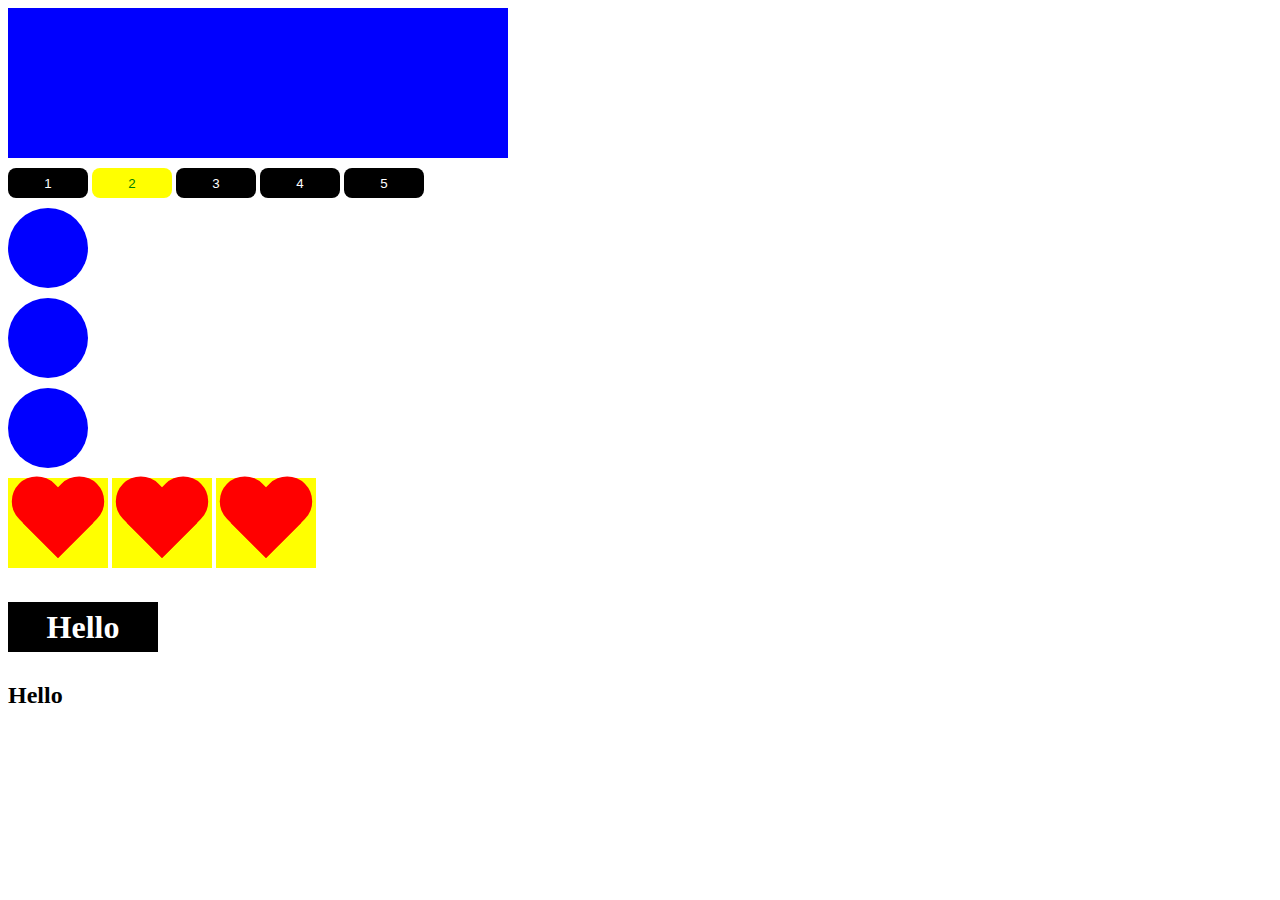
<file: FirstPart/DOM/index.html>
<!DOCTYPE html>
<html lang="ru">
	<head>
		<meta charset="utf-8">
		<meta http-equiv="X-UA-Compatible" content="IE=edge">
		<title>JavaScript</title>
		<link rel="stylesheet" href="css/style.css">
	</head>
	<body>
		<div class="box" id="box"></div>
		<button>1</button>
		<button>2</button>
		<button>3</button>
		<button>4</button>
		<button>5</button>

		<div class="circle"></div>
		<div class="circle"></div>
		<div class="circle"></div>

		<div class="wrapper">
			<div class="heart"></div>
			<div class="heart"></div>
            <div class="heart"></div>
            
		</div>

		<script src="js/script.js"></script>
	</body>
</html>
</file>
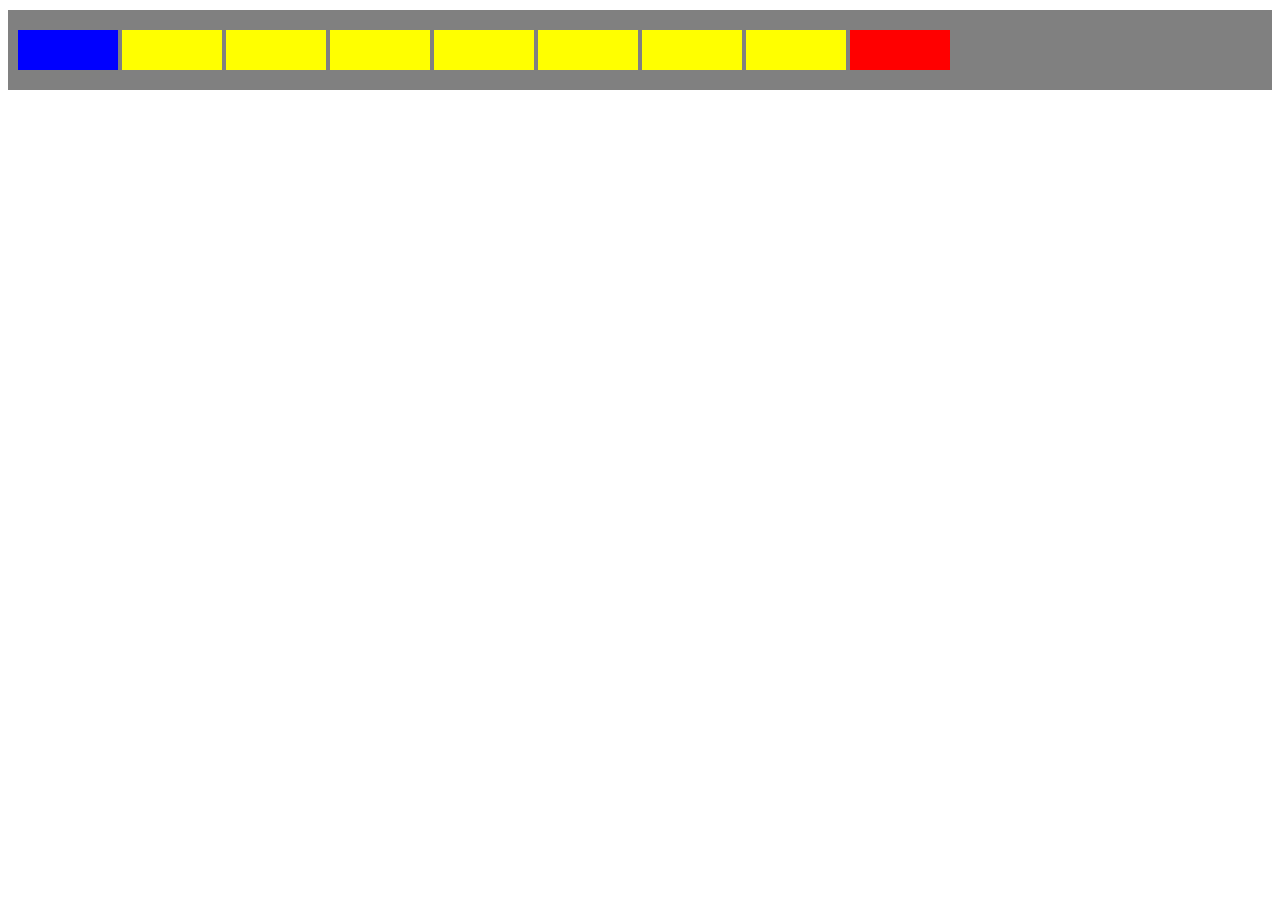
<file: SecondPart/37Lesson/index.html>
<!DOCTYPE html>
<html lang="ru">
  <head>
    <meta charset="utf-8">
    <meta http-equiv="X-UA-Compatible" content="IE=edge">
   	<title>JavaScript</title>
   	<link rel="stylesheet" href="style.css">
  </head>
  <body>

    <div id="first" class="btn-block">
      <button class="blue some"></button>
      <button></button>
      <button></button>
      <button></button>
      <button></button>
      <button></button>
      <button></button>
      <button></button>
    </div>
    
	<script src="script.js"></script>
  </body>
</html>
</file>
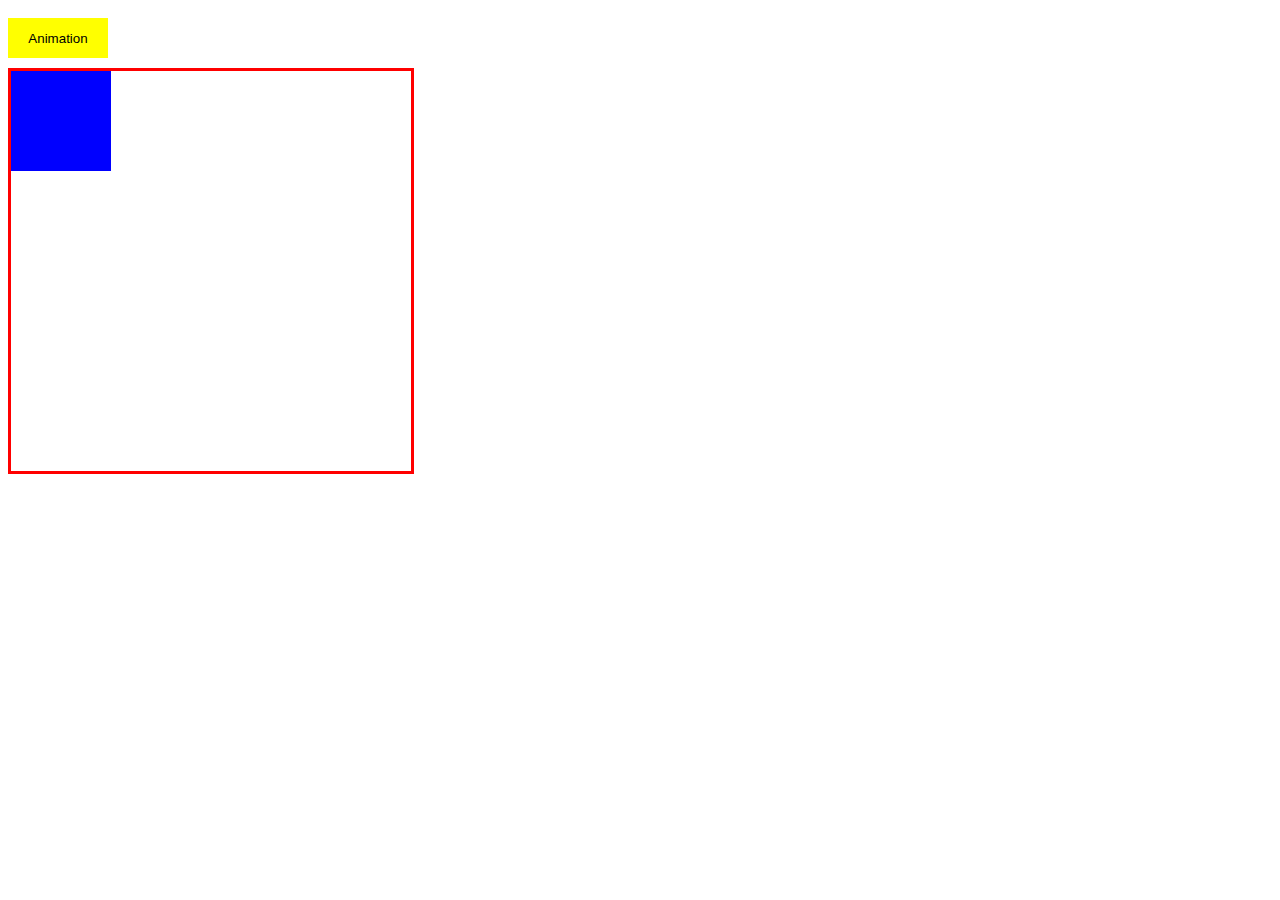
<file: SecondPart/39Lesson/index.html>
<!DOCTYPE html>
<html lang="ru">
  <head>
    <meta charset="utf-8">
    <meta http-equiv="X-UA-Compatible" content="IE=edge">
   	<title>Java Script</title>
   	<link rel="stylesheet" href="style.css">
  </head>
  <body>
    <button class="btn">Animation</button>
    <div class="wrapper">
        <div class="box"></div>
    </div>

	<script src="script.js"></script>
  </body>
</html>
</file>
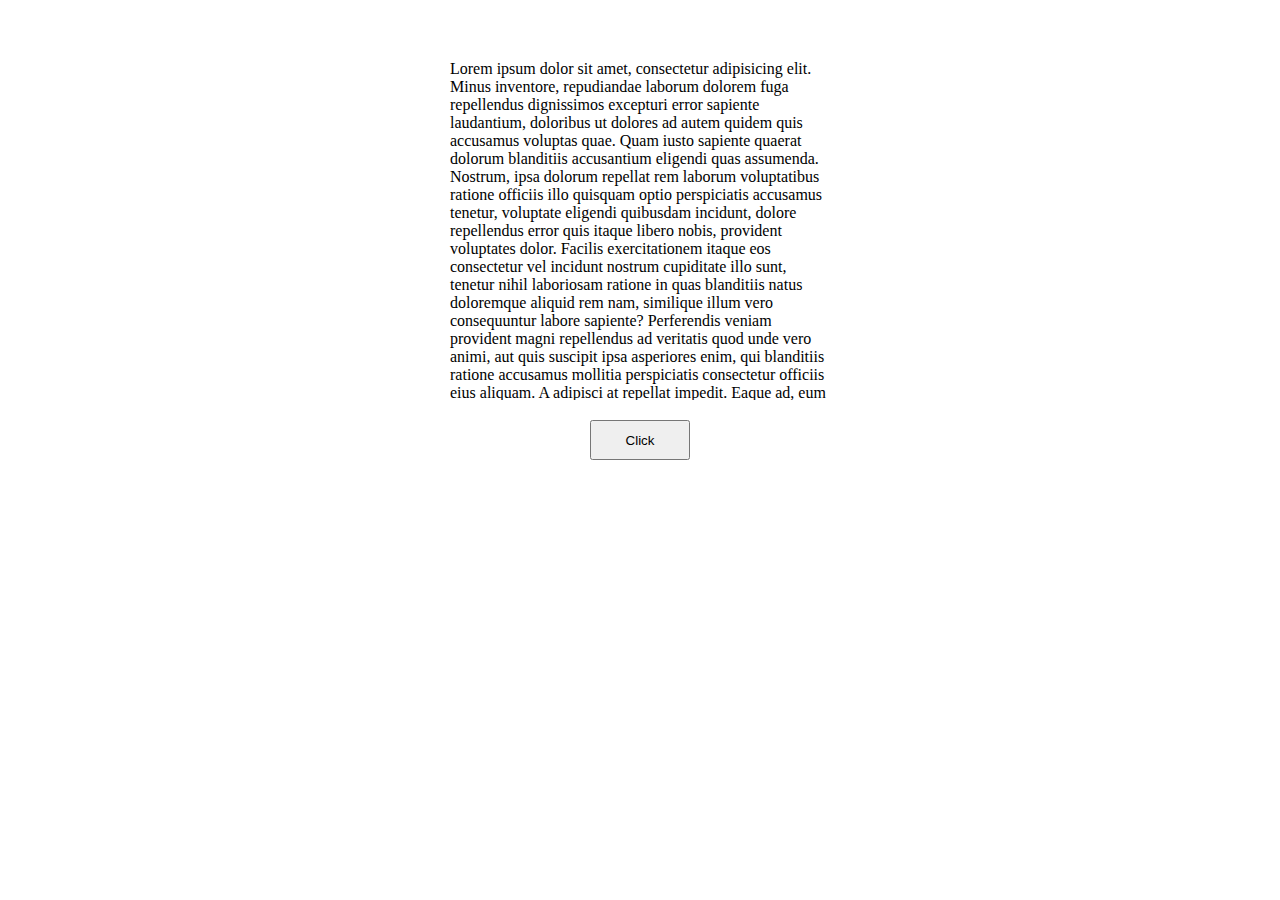
<file: SecondPart/42Lesson/index.html>
<!DOCTYPE html>
<html lang="ru">
  <head>
    <meta charset="utf-8">
    <meta http-equiv="X-UA-Compatible" content="IE=edge">
   	<title>JavaScript</title>
   	<link rel="stylesheet" href="style.css">
  </head>
  <body>
    
    <div class="box">Lorem ipsum dolor sit amet, consectetur adipisicing elit. Minus inventore, repudiandae laborum dolorem fuga repellendus dignissimos excepturi error sapiente laudantium, doloribus ut dolores ad autem quidem quis accusamus voluptas quae. Quam iusto sapiente quaerat dolorum blanditiis accusantium eligendi quas assumenda. Nostrum, ipsa dolorum repellat rem laborum voluptatibus ratione officiis illo quisquam optio perspiciatis accusamus tenetur, voluptate eligendi quibusdam incidunt, dolore repellendus error quis itaque libero nobis, provident voluptates dolor. Facilis exercitationem itaque eos consectetur vel incidunt nostrum cupiditate illo sunt, tenetur nihil laboriosam ratione in quas blanditiis natus doloremque aliquid rem nam, similique illum vero consequuntur labore sapiente? Perferendis veniam provident magni repellendus ad veritatis quod unde vero animi, aut quis suscipit ipsa asperiores enim, qui blanditiis ratione accusamus mollitia perspiciatis consectetur officiis eius aliquam. A adipisci at repellat impedit. Eaque ad, eum laudantium deserunt. Quis error voluptatem tempora quam ducimus aut, architecto odio voluptatum reiciendis. Atque error, deleniti similique non nam ratione. Perferendis, officiis mollitia laboriosam quam, nisi vel obcaecati vero dicta ducimus dolorum quas, excepturi consequatur fugiat sit minima repellendus quia aliquid numquam id autem unde dolorem quaerat odit. Harum eaque dolor dicta, accusantium deserunt eius deleniti nisi quas assumenda consectetur, odit modi exercitationem, officia doloribus quidem perferendis repellendus quos commodi eveniet cum beatae ea molestiae reprehenderit. Facilis, iste corporis earum. Nemo aliquam architecto error facilis amet, nihil sed excepturi necessitatibus rem delectus, omnis ipsa ut temporibus expedita quas natus ipsum fuga eum harum nisi facere cupiditate reiciendis! Id magnam blanditiis eligendi, nulla accusamus magni. Placeat quidem repellat explicabo minus esse numquam velit, accusantium a, cumque aperiam iure alias natus aliquam minima quas possimus assumenda quod, doloremque saepe perspiciatis nulla vero quibusdam voluptates. Nihil, aliquam maiores earum non similique quos? Quos cumque est illum assumenda perspiciatis, obcaecati atque doloribus cum soluta sit qui, deserunt reprehenderit quibusdam ratione odio similique a, quod cupiditate! Accusamus hic minus numquam, repellendus, ullam beatae itaque ad laudantium doloremque dolore error praesentium provident consequuntur consectetur culpa necessitatibus facere. Adipisci dignissimos fugiat consequuntur temporibus magni eius deleniti. Reiciendis, distinctio nesciunt modi repellendus aperiam quia dolore porro, pariatur eos. Ducimus iusto officiis cupiditate, error modi eius, dolores maxime a eaque tenetur? Quae nulla reprehenderit voluptatibus fugit cum distinctio hic libero maiores fugiat, atque amet qui cupiditate pariatur quaerat illo similique sunt doloribus modi reiciendis blanditiis in voluptatem esse. Hic voluptates atque beatae nihil ad perspiciatis repudiandae, consequuntur non nesciunt maiores alias eos odit, officiis inventore eaque aperiam voluptatibus. Fugiat eum esse nam saepe soluta ab accusamus nemo fuga aut, distinctio officia atque. Voluptatibus perspiciatis magni harum incidunt aliquid temporibus quas labore exercitationem. Alias mollitia magnam sequi, totam corrupti temporibus facere praesentium iste velit aliquam minus enim cupiditate rem. Iste molestiae maxime illum non accusantium voluptas blanditiis, quod consectetur, quidem est culpa voluptates obcaecati, ipsum ab natus vitae! Consectetur animi quae tenetur odio repellendus natus tempora ipsa culpa, inventore accusamus ea corporis doloribus id harum voluptatem, praesentium temporibus, explicabo totam mollitia molestiae est iusto vel repellat molestias. Repellat placeat voluptas quaerat eaque, illum dicta rerum numquam sunt!</div>
    <button>Click</button>
	<script src="script.js"></script>
  </body>
</html>
</file>
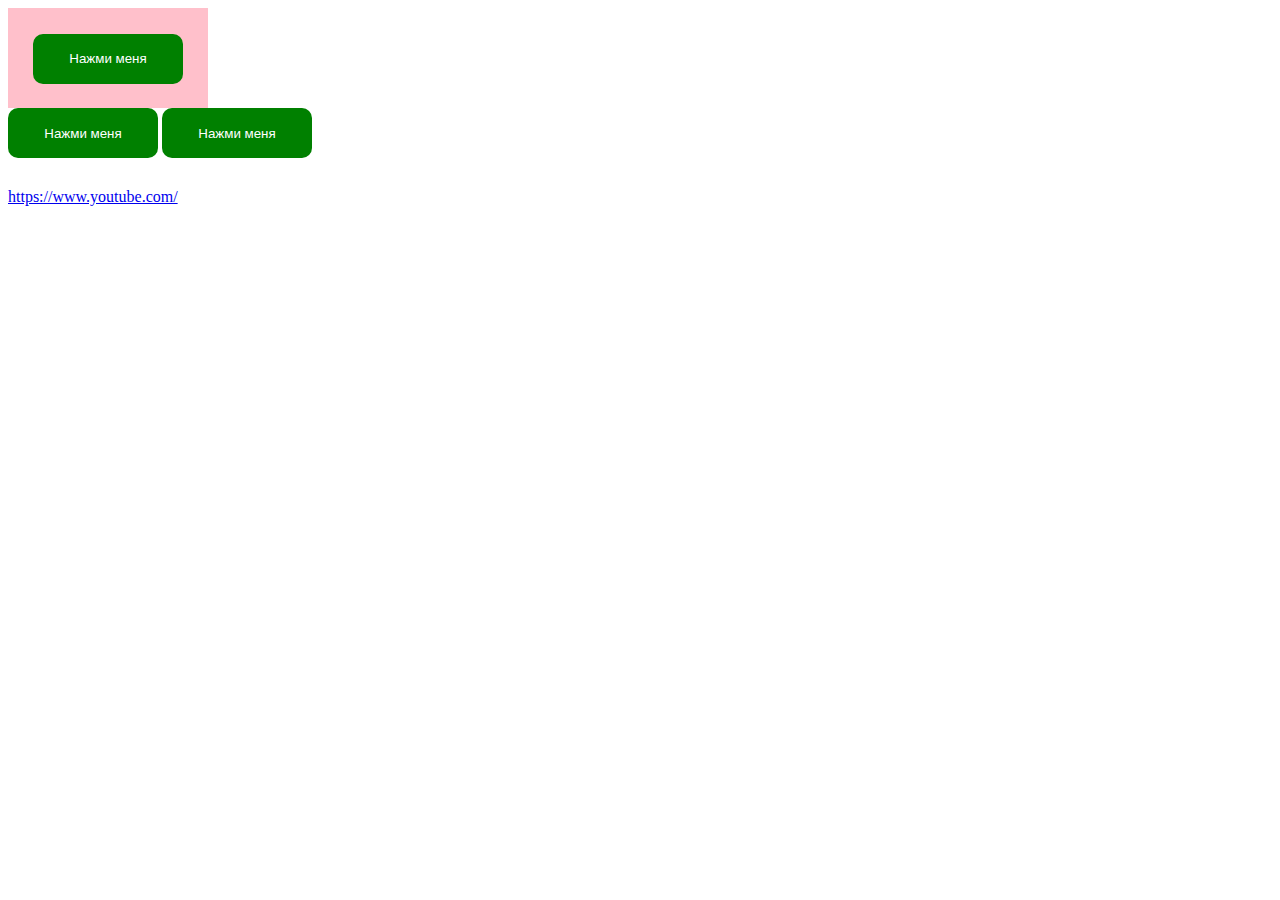
<file: FirstPart/JSBasic/events/index.html>
<!DOCTYPE html>
<html lang="ru">
  <head>
		<meta charset="utf-8">
		<meta http-equiv="X-UA-Compatible" content="IE=edge">
		<title>JavaScript</title>
		<link rel="stylesheet" href="css.css">
  </head>
  <body>
        <div class="overlay">
			<button id="btn">Нажми меня</button>
		</div>
		<button >Нажми меня</button>
		<button>Нажми меня</button>

    	<a href="https://www.youtube.com/">https://www.youtube.com/</a>

		<script src="script.js"></script>
  </body>
</html>
</file>
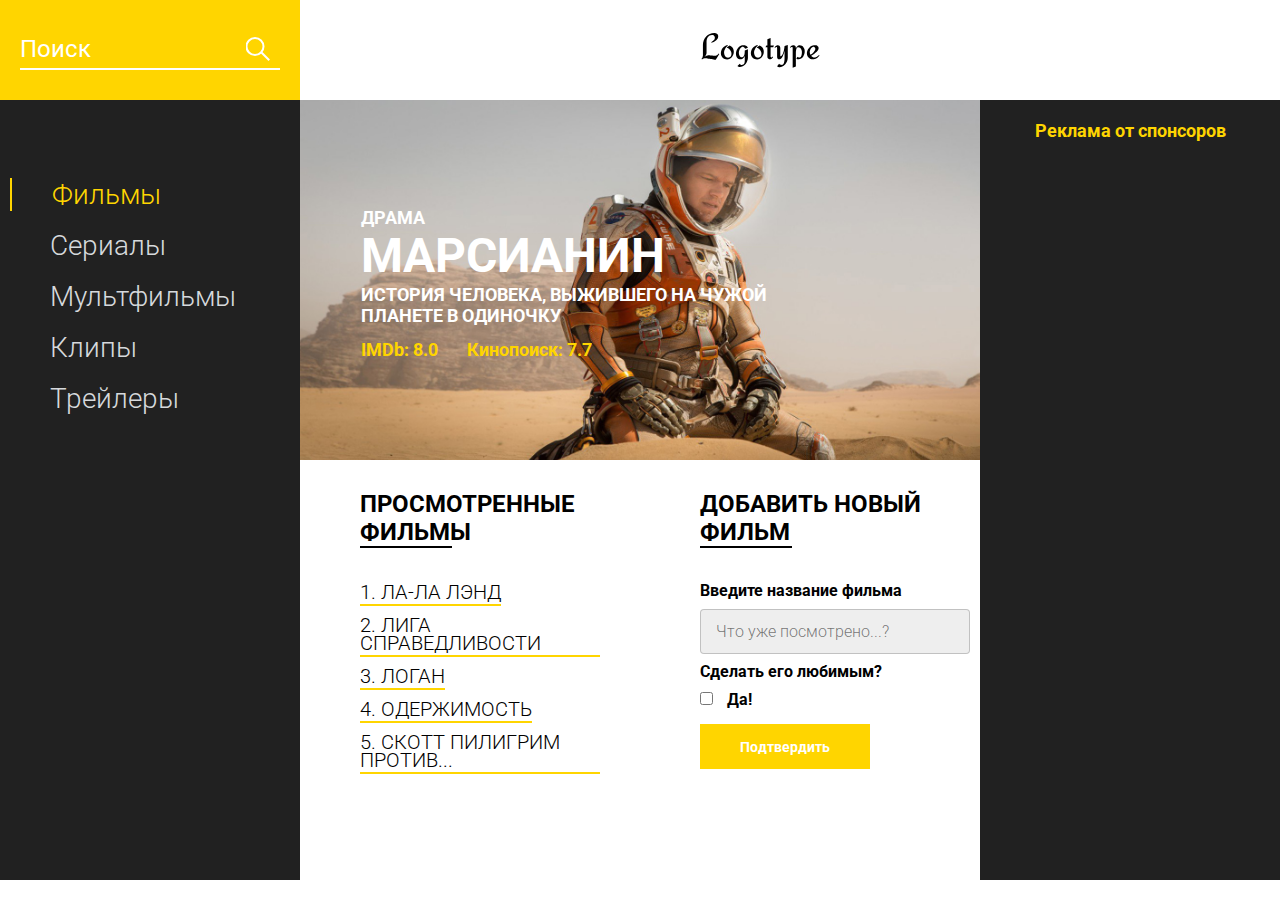
<file: FirstPart/project_mDB/project/index.html>
<!DOCTYPE html>
<html lang="en">
<head>
    <meta charset="UTF-8">
    <meta name="viewport" content="width=device-width, initial-scale=1.0">
    <title>Movie DB</title>
    <link href="https://fonts.googleapis.com/css?family=Roboto:300,400,700&display=swap&subset=cyrillic-ext" rel="stylesheet">
    <link rel="stylesheet" href="css/style.min.css">
</head>
<body>
    <header class="header">
        <div class="header__search">
            <form action="#">
                <input type="text" placeholder="Поиск">
            </form>
        </div>
        <div class="header__logo">
            <img src="icons/Logotype.svg" alt="logo">
        </div>
    </header>
    <main class="promo">
        <div class="promo__menu">
            <nav class="promo__menu-list">
                <ul>
                    <li><a class="promo__menu-item promo__menu-item_active" href="#">Фильмы</a></li>
                    <li><a class="promo__menu-item" href="#">Сериалы</a></li>
                    <li><a class="promo__menu-item" href="#">Мультфильмы</a></li>
                    <li><a class="promo__menu-item" href="#">Клипы</a></li>
                    <li><a class="promo__menu-item" href="#">Трейлеры</a></li>
                </ul>
            </nav>
        </div>
        <div class="promo__content">
            <div class="promo__bg">
                <div class="promo__genre">КОМЕДИЯ</div>
                <div class="promo__title">МАРСИАНИН</div>
                <div class="promo__descr">ИСТОРИЯ ЧЕЛОВЕКА, ВЫЖИВШЕГО НА ЧУЖОЙ ПЛАНЕТЕ В ОДИНОЧКУ</div>
                <div class="promo__ratings">
                    <span>IMDb: 8.0</span>
                    <span>Кинопоиск: 7.7</span>
                </div>
            </div>
            <div class="promo__interactive">
                <div>
                    <div class="promo__interactive-title">ПРОСМОТРЕННЫЕ ФИЛЬМЫ</div>
                    <ul class="promo__interactive-list">
                        <li class="promo__interactive-item">ЛОГАН
                            <div class="delete"></div>
                        </li>
                        <li class="promo__interactive-item">ЛИГА СПРАВЕДЛИВОСТИ
                            <div class="delete"></div>
                        </li>
                        <li class="promo__interactive-item">ЛА-ЛА ЛЭНД
                            <div class="delete"></div>
                        </li>
                        <li class="promo__interactive-item">ОДЕРЖИМОСТЬ
                            <div class="delete"></div>
                        </li>
                        <li class="promo__interactive-item">СКОТТ ПИЛИГРИМ ПРОТИВ...
                            <div class="delete"></div>
                        </li>
                    </ul>
                </div>
                <div>
                    <form class="add">
                        <div class="promo__interactive-title">ДОБАВИТЬ НОВЫЙ ФИЛЬМ</div>
                        <span>Введите название фильма</span>
                        <input class="adding__input" type="text" placeholder="Что уже посмотрено...?">
                        <span>Сделать его любимым?</span>
                        <input type="checkbox">
                        <span class="yes">Да!</span>
                        <button>Подтвердить</button>
                    </form>
                </div>
            </div>
        </div>
        <div class="promo__adv">
            <div class="promo__adv-title">Реклама от спонсоров</div>
            <img src="img/content_1.jpg" alt="some picture">
            <img src="img/content_2.jpg" alt="some picture">
            <img src="img/content_3.png" alt="some picture">
        </div>
    </main>

    <script src="js/script.js"></script>
</body>
</html>
</file>
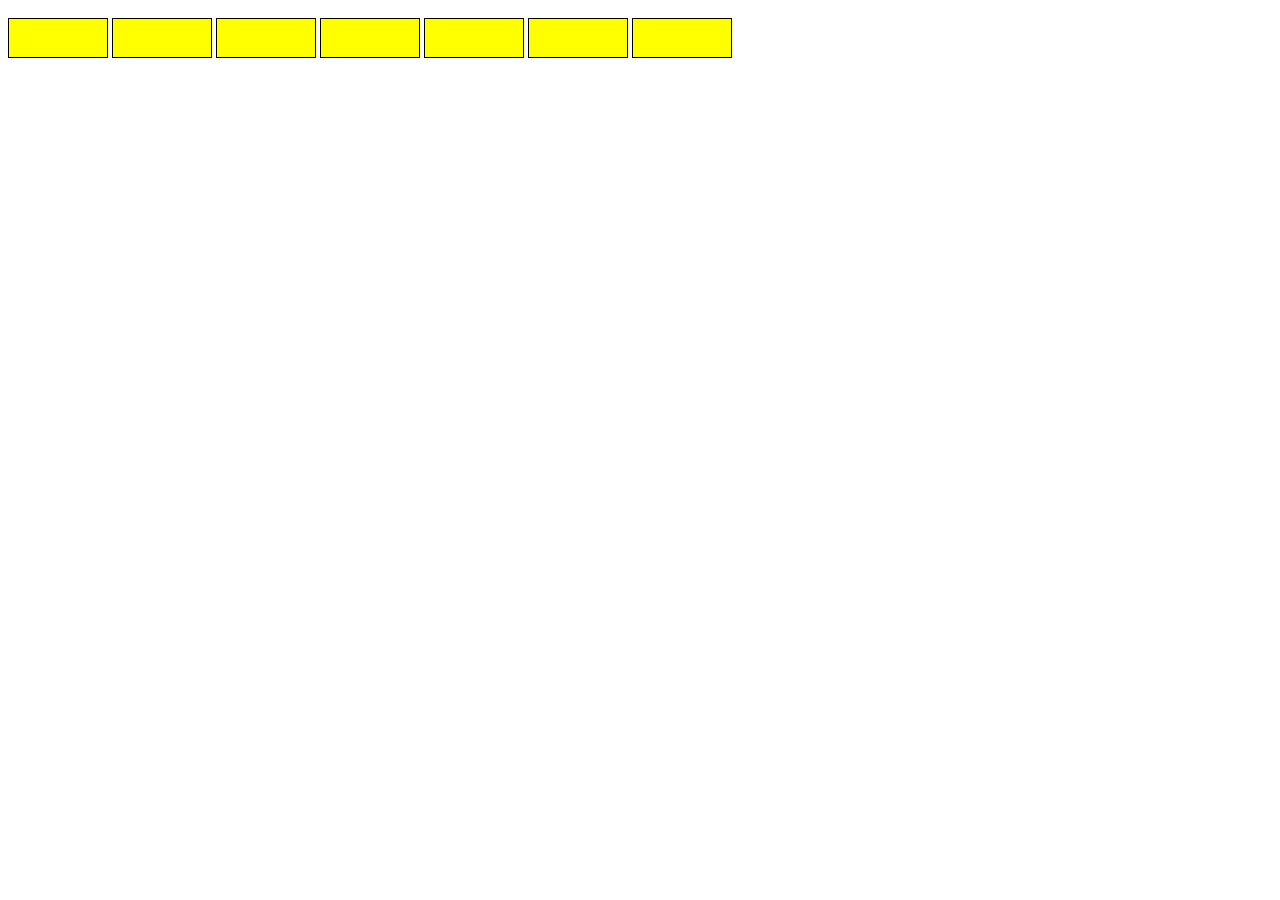
<file: SecondPart/37Lesson/Test/index.html>
<!DOCTYPE html>
<html lang="en">

<head>
    <meta charset="UTF-8">
    <meta http-equiv="X-UA-Compatible" content="IE=edge">
    <meta name="viewport" content="width=device-width, initial-scale=1.0">
    <title>Document</title>
    <link rel="stylesheet" href="style.css">
</head>

<body>
    <div class="btn-block">
        <button></button>
        <button></button>
        <button></button>
        <button></button>
        <button></button>
        <button></button>
        <button></button>
    </div>
    <script src="script.js"></script>
</body>

</html>
</file>
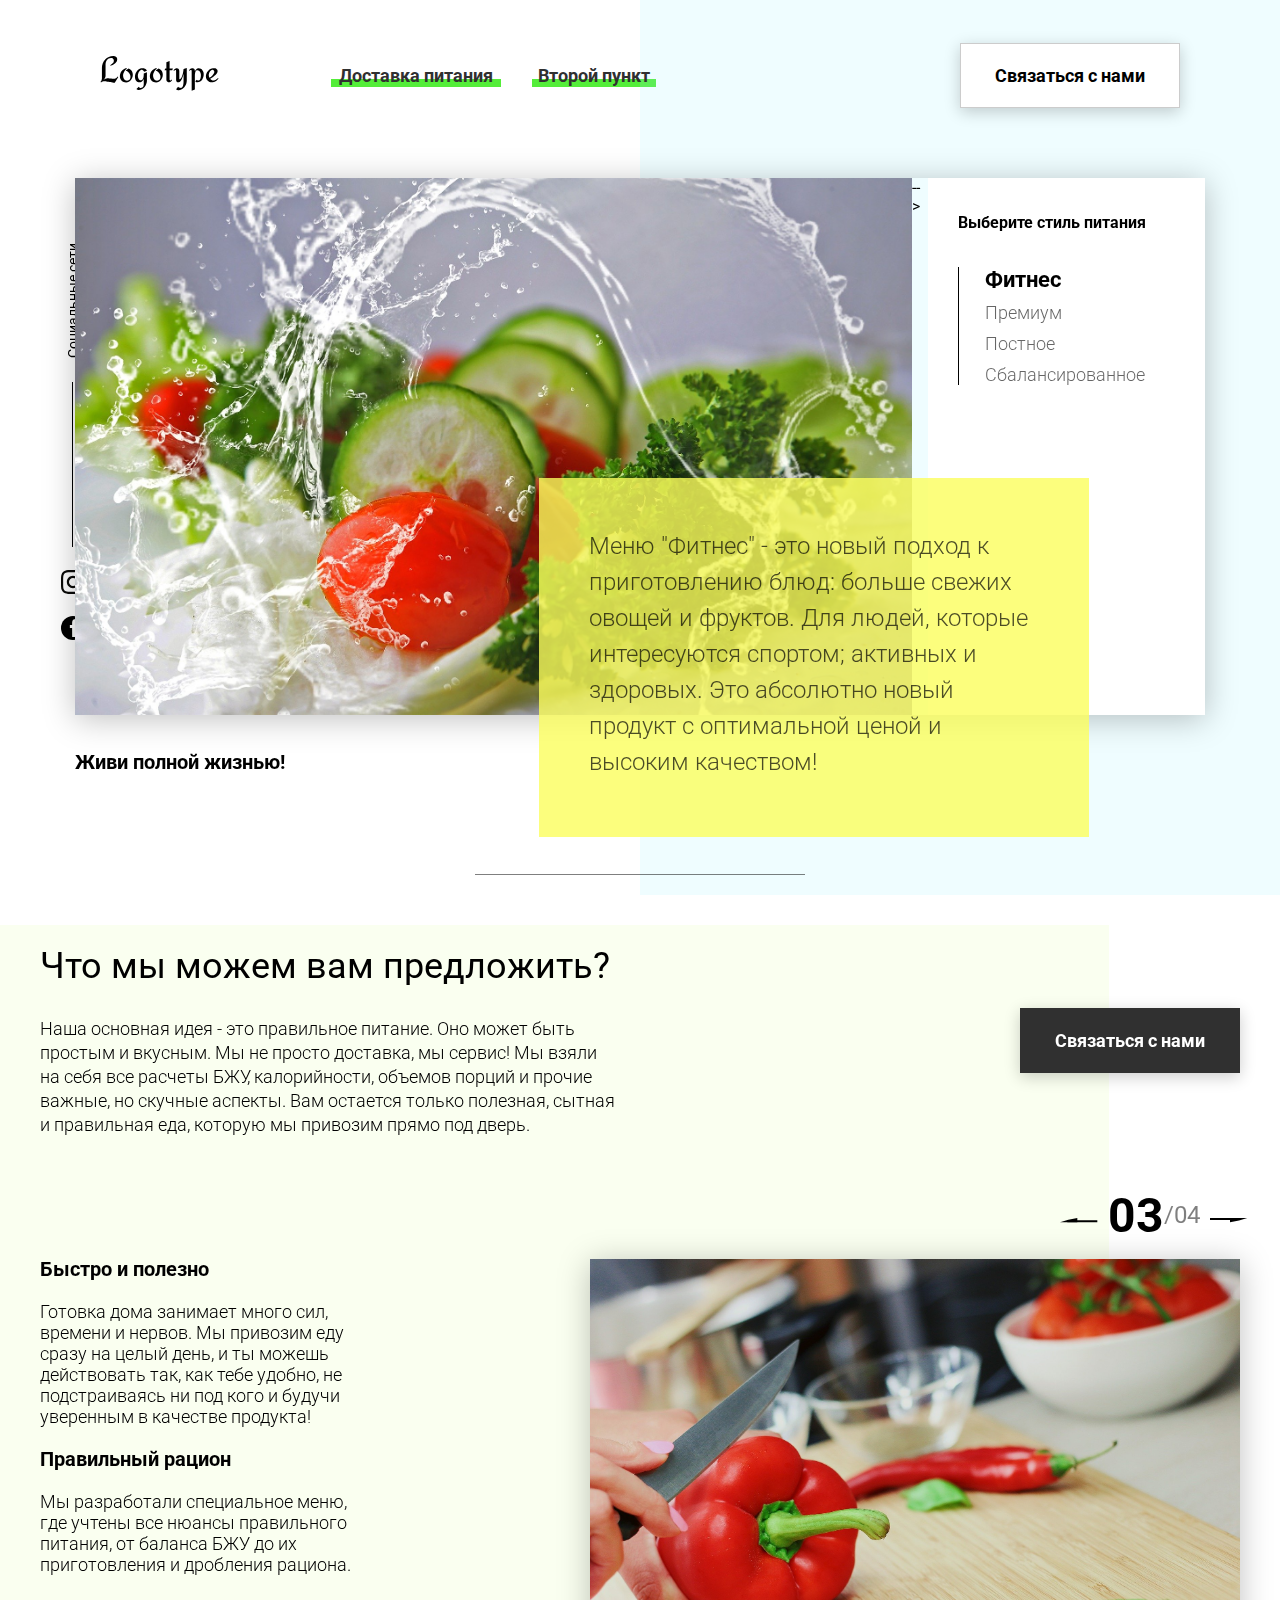
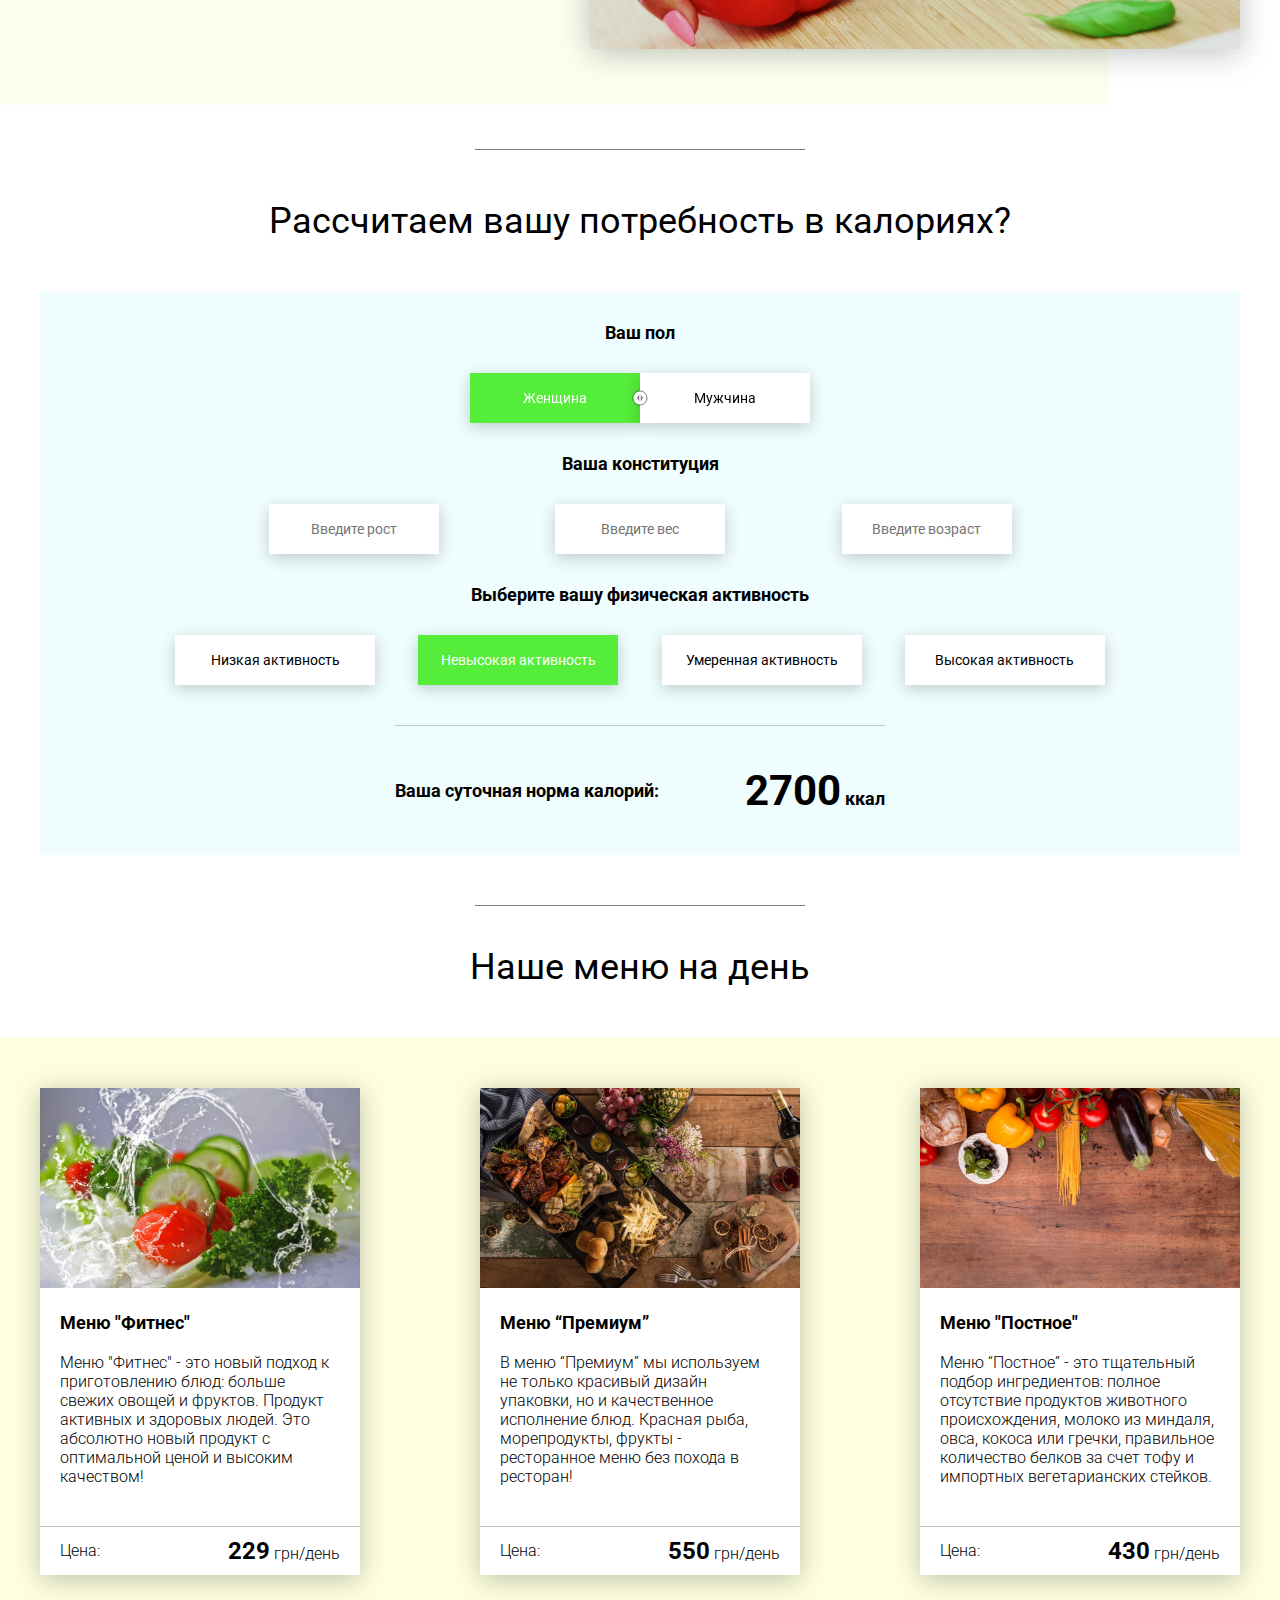
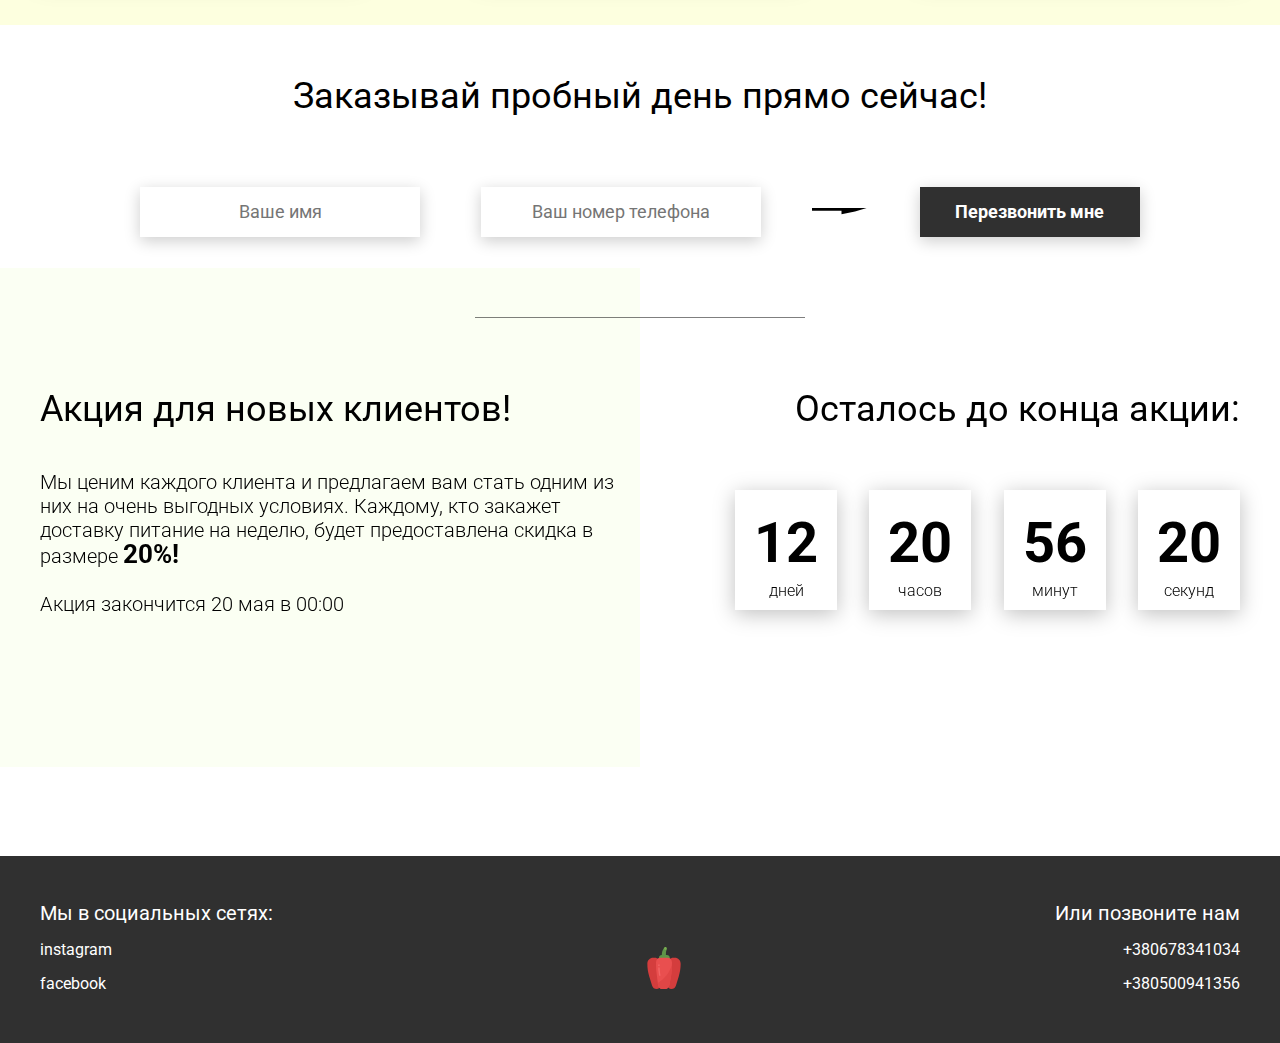
<file: SecondPart/38Lesson/Food_dist/index.html>
<!DOCTYPE html>
<html lang="en">
<head>
    <meta charset="UTF-8">
    <meta name="viewport" content="width=device-width, initial-scale=1.0">
    <title>Food</title>
    <link rel="stylesheet" href="css/style.css">
</head>
<body>
    <header class="header">
        <div class="header__left-block">
            <div class="header__logo">
                <img src="icons/logo.svg" alt="Логотип">
            </div>
            <nav class="header__links">
                <a href="#" class="header__link">Доставка питания</a>
                <a href="#" class="header__link">Второй пункт</a>
            </nav>
        </div>
        <div class="header__right-block">
            <button class="btn btn_white">Связаться с нами</button>
        </div>
    </header>
    <div class="sidepanel">
        <div class="sidepanel__text"><span>Социальные сети</span></div>
        <div class="sidepanel__divider"></div>
        <a href="#" class="sidepanel__icon">
            <img src="icons/instagram.svg" alt="instagram">
        </a>
        <a href="#" class="sidepanel__icon">
            <img src="icons/facebook.svg" alt="facebook">
        </a>
    </div>

    <div class="preview">
        <div class="bgc_blue"></div>
        <div class="container">
            <div class="tabcontainer">
                <div class="tabcontent">
                    <img src="img/tabs/vegy.jpg" alt="vegy">
                    <div class="tabcontent__descr">
                        Меню "Фитнес" - это новый подход к приготовлению блюд: больше свежих овощей и фруктов. Для людей, которые интересуются спортом; активных и здоровых. Это абсолютно новый продукт с оптимальной ценой и высоким качеством!
                    </div>
                </div>
                <div class="tabcontent">
                    <img src="img/tabs/elite.jpg" alt="elite">
                    <div class="tabcontent__descr">
                        Меню “Премиум” - мы используем не только красивый дизайн упаковки, но и качественное исполнение блюд. Красная рыба, морепродукты, фрукты - ресторанное меню без похода в ресторан!                                     
                    </div>
                </div>
                <div class="tabcontent">
                    <img src="img/tabs/post.jpg" alt="post">
                    <div class="tabcontent__descr">
                        Наше специальное “Постное меню” - это тщательный подбор ингредиентов: полное отсутствие продуктов животного происхождения. Полная гармония с собой и природой в каждом элементе! Все будет Ом!                                     
                    </div>
                </div>
                <div class="tabcontent">
                    <img src="img/tabs/vegy.jpg" alt="vegy">
                    <div class="tabcontent__descr">
                        Меню "Сбалансированное" - это соответствие вашего рациона всем научным рекомендациям. Мы тщательно просчитываем вашу потребность в к/б/ж/у и создаем лучшие блюда для вас.
                    </div>
                </div> -->
                <div class="tabheader">
                    <h3>Выберите стиль питания</h3>
                    <div class="tabheader__items">
                        <div class="tabheader__item tabheader__item_active">Фитнес</div>
                        <div class="tabheader__item">Премиум</div>
                        <div class="tabheader__item">Постное</div>
                        <div class="tabheader__item">Сбалансированное</div>
                    </div>
                </div>
            </div>
            <div class="preview__life">Живи полной жизнью!</div>
        </div>
    </div>

    <div class="divider"></div>

    <div class="offer">
        <div class="bgc_y"></div>
        <div class="container">
            <div class="offer__text">
                <h2 class="title">Что мы можем вам предложить?</h2>
                <div class="offer__descr">
                    Наша основная идея - это правильное питание. Оно может быть простым и вкусным. Мы не просто доставка, мы сервис! Мы взяли на себя все расчеты БЖУ, калорийности, объемов порций и прочие важные, но скучные аспекты. Вам остается только полезная, сытная и правильная еда, которую мы привозим прямо под дверь.
                </div>
            </div>
            <div class="offer__action">
                <button class="btn btn_dark">Связаться с нами</button>
            </div>
        </div>
        <div class="container">
            <div class="offer__advantages">
                <h2>Быстро и полезно</h2>
                <div class="offer__advantages-text">
                    Готовка дома занимает много сил, времени и нервов. Мы привозим еду сразу на целый день, и ты можешь действовать так, как тебе удобно, не подстраиваясь ни под кого и будучи уверенным в качестве продукта!
                </div>
                <h2>Правильный рацион</h2>
                <div class="offer__advantages-text">
                    Мы разработали специальное меню, где учтены все нюансы правильного питания, от баланса БЖУ до их приготовления и дробления рациона.
                </div>
            </div>
            <div class="offer__slider">
                <div class="offer__slider-counter">
                    <div class="offer__slider-prev">
                        <img src="icons/left.svg" alt="prev">
                    </div>
                    <span id="current">03</span>
                    /
                    <span id="total">04</span>
                    <div class="offer__slider-next">
                        <img src="icons/right.svg" alt="next">
                    </div>
                </div>
                <div class="offer__slider-wrapper">
                    <div class="offer__slide">
                        <img src="img/slider/pepper.jpg" alt="pepper">
                    </div>
                    <!-- <div class="offer__slide">
                        <img src="img/slider/food-12.jpg" alt="food">
                    </div>
                    <div class="offer__slide">
                        <img src="img/slider/olive-oil.jpg" alt="oil">
                    </div>
                    <div class="offer__slide">
                        <img src="img/slider/paprika.jpg" alt="paprika">
                    </div> -->
                </div>
            </div>
        </div>
    </div>

    <div class="divider"></div>

    <div class="calculating">
        <div class="container">
            <h2 class="title">Рассчитаем вашу потребность в калориях?
            </h2>
            <div class="calculating__field">
                <div class="calculating__subtitle">
                    Ваш пол
                </div>
                <div class="calculating__choose" id="gender">
                    <div class="calculating__choose-item calculating__choose-item_active">Женщина</div>
                    <div class="calculating__choose-item">Мужчина</div>
                </div>

                <div class="calculating__subtitle">
                    Ваша конституция
                </div>
                <div class="calculating__choose calculating__choose_medium">
                    <input type="text" id="height" placeholder="Введите рост" class="calculating__choose-item">
                    <input type="text" id="weight" placeholder="Введите вес"  class="calculating__choose-item">
                    <input type="text" id="age" placeholder="Введите возраст" class="calculating__choose-item">
                </div>

                <div class="calculating__subtitle">
                    Выберите вашу физическая активность
                </div>
                <div class="calculating__choose calculating__choose_big">
                    <div id="low" class="calculating__choose-item">Низкая активность </div>
                    <div id="small"  class="calculating__choose-item calculating__choose-item_active">Невысокая активность</div>
                    <div id="medium" class="calculating__choose-item">Умеренная активность</div>
                    <div id="high" class="calculating__choose-item">Высокая активность</div>
                </div>

                <div class="calculating__divider"></div>

                <div class="calculating__total">
                    <div class="calculating__subtitle">
                        Ваша суточная норма калорий:
                    </div>
                    <div class="calculating__result">
                        <span>2700</span> ккал
                    </div>
                </div>
            </div>
        </div>
    </div>

    <div class="divider"></div>

    <div class="menu">
        <h2 class="title">Наше меню на день</h2>

        <div class="menu__field">
            <div class="container">
                <div class="menu__item">
                    <img src="img/tabs/vegy.jpg" alt="vegy">
                    <h3 class="menu__item-subtitle">Меню "Фитнес"</h3>
                    <div class="menu__item-descr">Меню "Фитнес" - это новый подход к приготовлению блюд: больше свежих овощей и фруктов. Продукт активных и здоровых людей. Это абсолютно новый продукт с оптимальной ценой и высоким качеством!</div>
                    <div class="menu__item-divider"></div>
                    <div class="menu__item-price">
                        <div class="menu__item-cost">Цена:</div>
                        <div class="menu__item-total"><span>229</span> грн/день</div>
                    </div>
                </div>
                <div class="menu__item">
                    <img src="img/tabs/elite.jpg" alt="elite">
                    <h3 class="menu__item-subtitle">Меню “Премиум”</h3>
                    <div class="menu__item-descr">В меню “Премиум” мы используем не только красивый дизайн упаковки, но и качественное исполнение блюд. Красная рыба, морепродукты, фрукты - ресторанное меню без похода в ресторан!</div>
                    <div class="menu__item-divider"></div>
                    <div class="menu__item-price">
                        <div class="menu__item-cost">Цена:</div>
                        <div class="menu__item-total"><span>550</span> грн/день</div>
                    </div>
                </div>
                <div class="menu__item">
                    <img src="img/tabs/post.jpg" alt="post">
                    <h3 class="menu__item-subtitle">Меню "Постное"</h3>
                    <div class="menu__item-descr">Меню “Постное” - это тщательный подбор ингредиентов: полное отсутствие продуктов животного происхождения, молоко из миндаля, овса, кокоса или гречки, правильное количество белков за счет тофу и импортных вегетарианских стейков. </div>
                    <div class="menu__item-divider"></div>
                    <div class="menu__item-price">
                        <div class="menu__item-cost">Цена:</div>
                        <div class="menu__item-total"><span>430</span> грн/день</div>
                    </div>
                </div>
            </div>
        </div>
    </div>

    <div class="order">
        <div class="container">
            <div class="title">Заказывай пробный день прямо сейчас!</div>
            <form action="#" class="order__form">
                <input required placeholder="Ваше имя" name="name" type="text" class="order__input">
                <input required placeholder="Ваш номер телефона" name="phone" type="phone" class="order__input">
                <img src="icons/right.svg" alt="right">
                <button class="btn btn_dark btn_min">Перезвонить мне</button>
            </form>
        </div>
    </div>

    <div class="divider"></div>

    <div class="promotion">
        <div class="bgc_y"></div>
        <div class="container">
            <div class="promotion__text">
                <div class="title">Акция для новых клиентов!</div>
                <div class="promotion__descr">
                    Мы ценим каждого клиента и предлагаем вам стать одним из них на очень выгодных условиях. 
                    Каждому, кто закажет доставку питание на неделю, будет предоставлена скидка в размере <span>20%!</span>
                    <br><br>
                    Акция закончится 20 мая в 00:00
                </div>
            </div>
            <div class="promotion__timer">
                <div class="title">Осталось до конца акции:</div>
                <div class="timer">
                    <div class="timer__block">
                        <span id="days">12</span>
                        дней
                    </div>
                    <div class="timer__block">
                        <span id="hours">20</span>
                        часов
                    </div>
                    <div class="timer__block">
                        <span id="minutes">56</span>
                        минут
                    </div>
                    <div class="timer__block">
                        <span id="seconds">20</span>
                        секунд
                    </div>
                </div>
            </div>
        </div>
    </div>

    <footer class="footer">
        <div class="container">
            <div class="social">
                <div class="subtitle">Мы в социальных сетях:</div>
                <a href="#" class="link">instagram</a>
                <a href="#" class="link">facebook</a>
            </div>
            <div class="pepper">
                <img src="icons/veg.svg" alt="pepper">
            </div>
            <div class="call">
                <div class="subtitle">Или позвоните нам</div>
                <a href="#" class="link">+380678341034</a>
                <a href="#" class="link">+380500941356</a>
            </div>
        </div>
    </footer>

    <div class="modal">
        <div class="modal__dialog">
            <div class="modal__content">
                <form action="#">
                    <div class="modal__close">&times;</div>
                    <div class="modal__title">Мы свяжемся с вами как можно быстрее!</div>
                    <input required placeholder="Ваше имя" name="name" type="text" class="modal__input">
                    <input required placeholder="Ваш номер телефона" name="phone" type="phone" class="modal__input">
                    <button class="btn btn_dark btn_min">Перезвонить мне</button>
                </form>
            </div>
        </div>
    </div>

    <script src="js/script.js"></script>
</body>
</html>
</file>
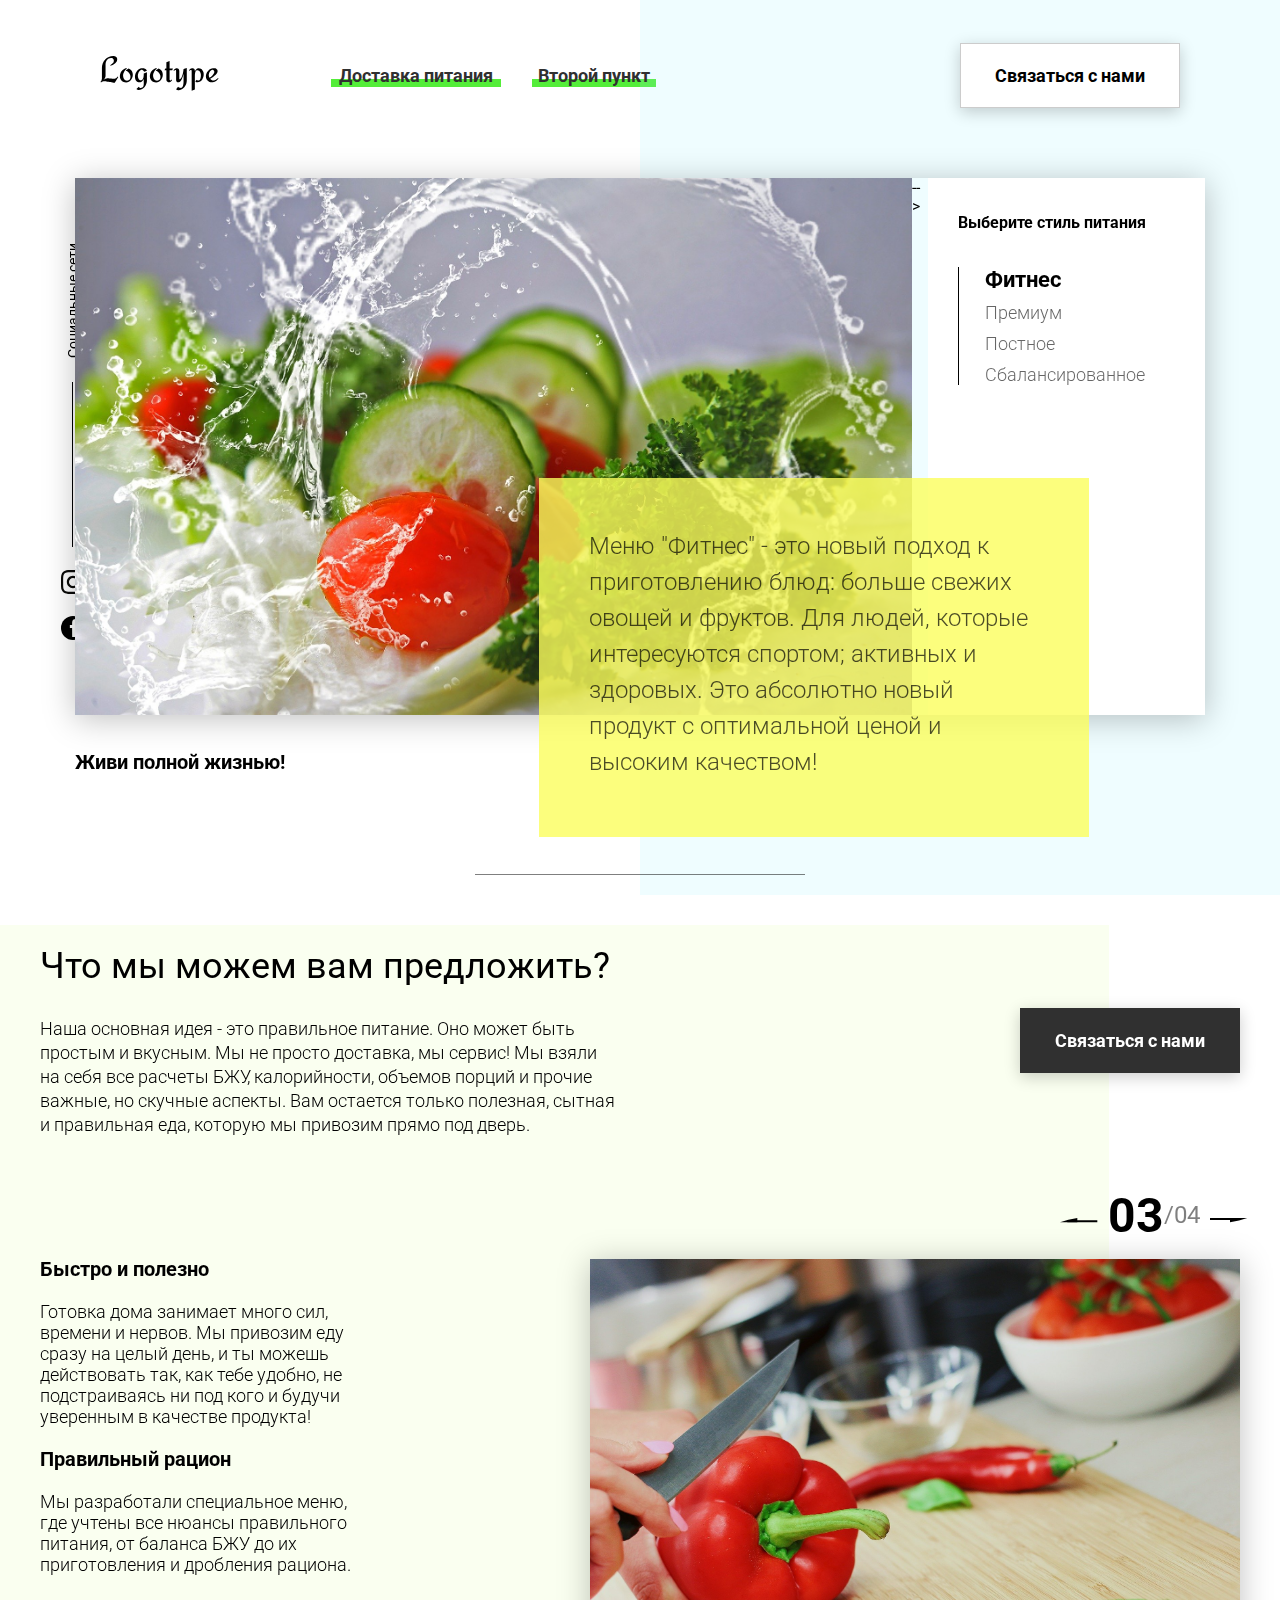
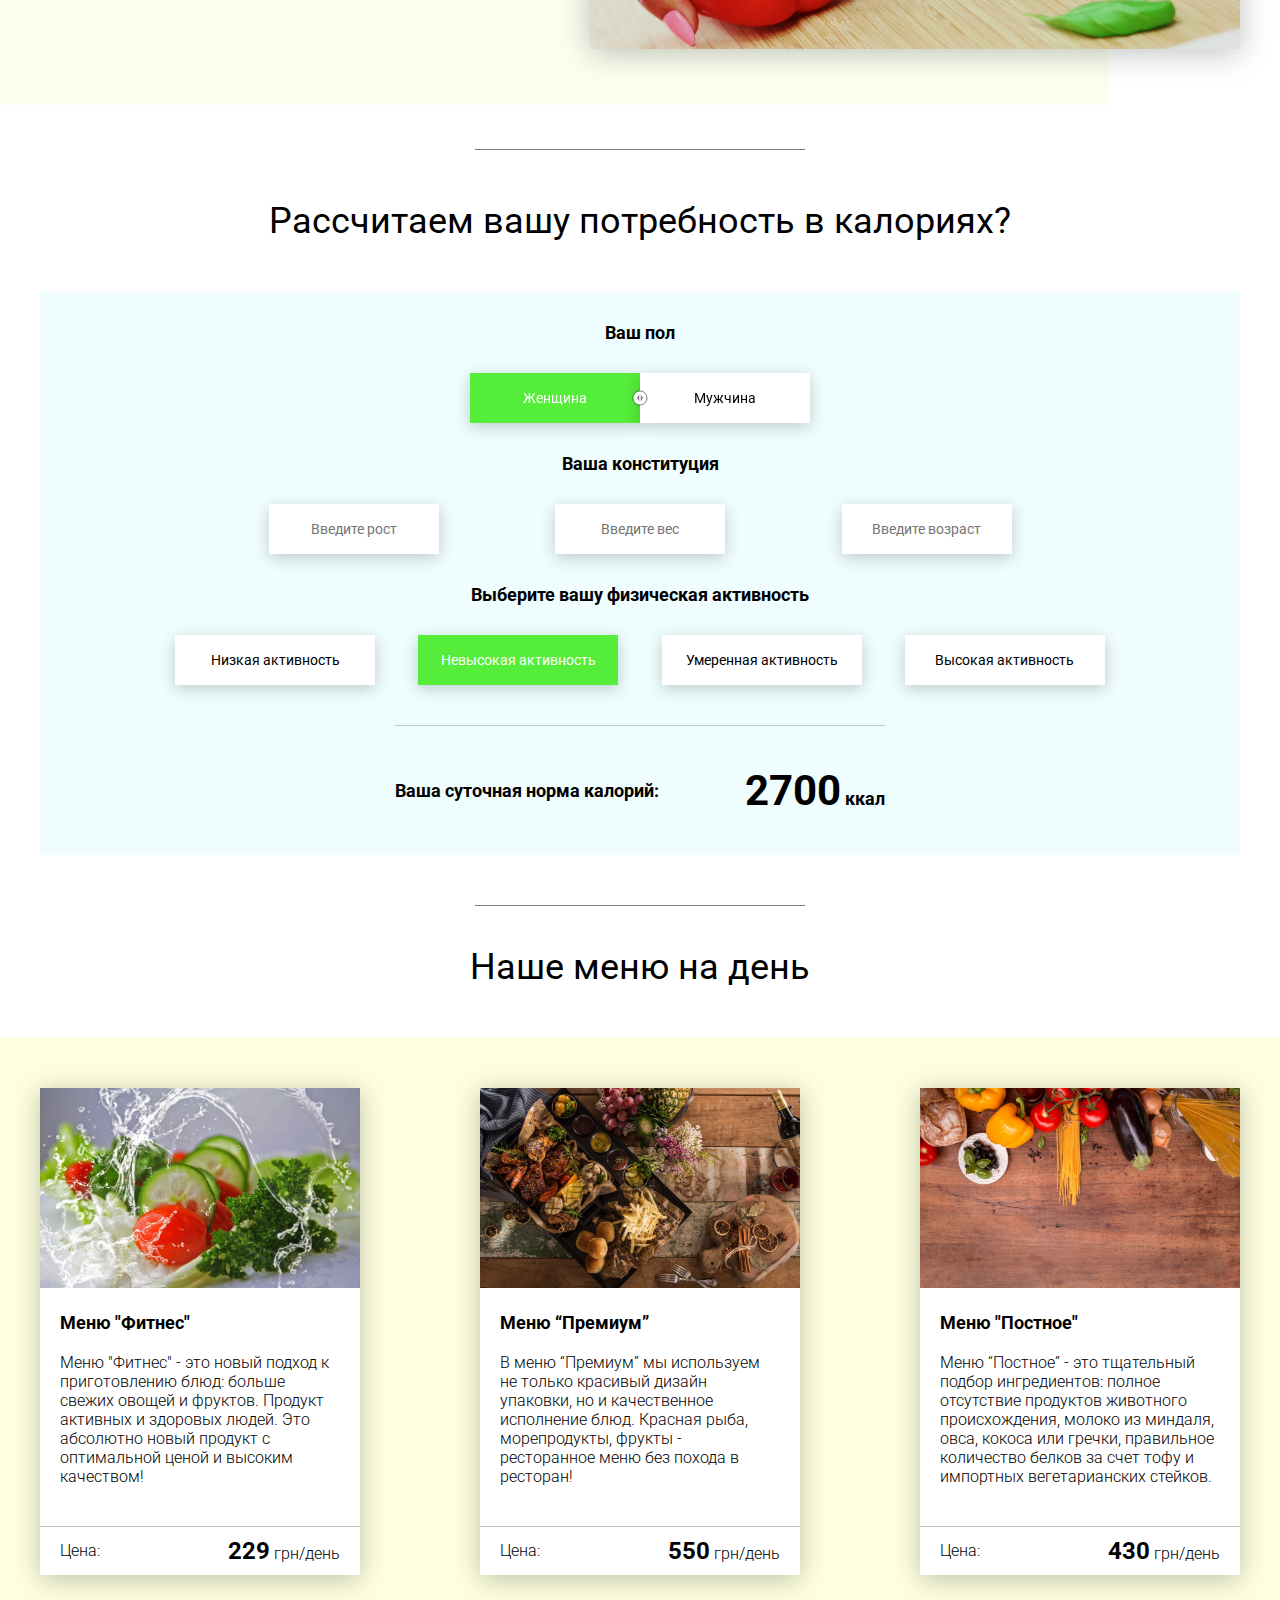
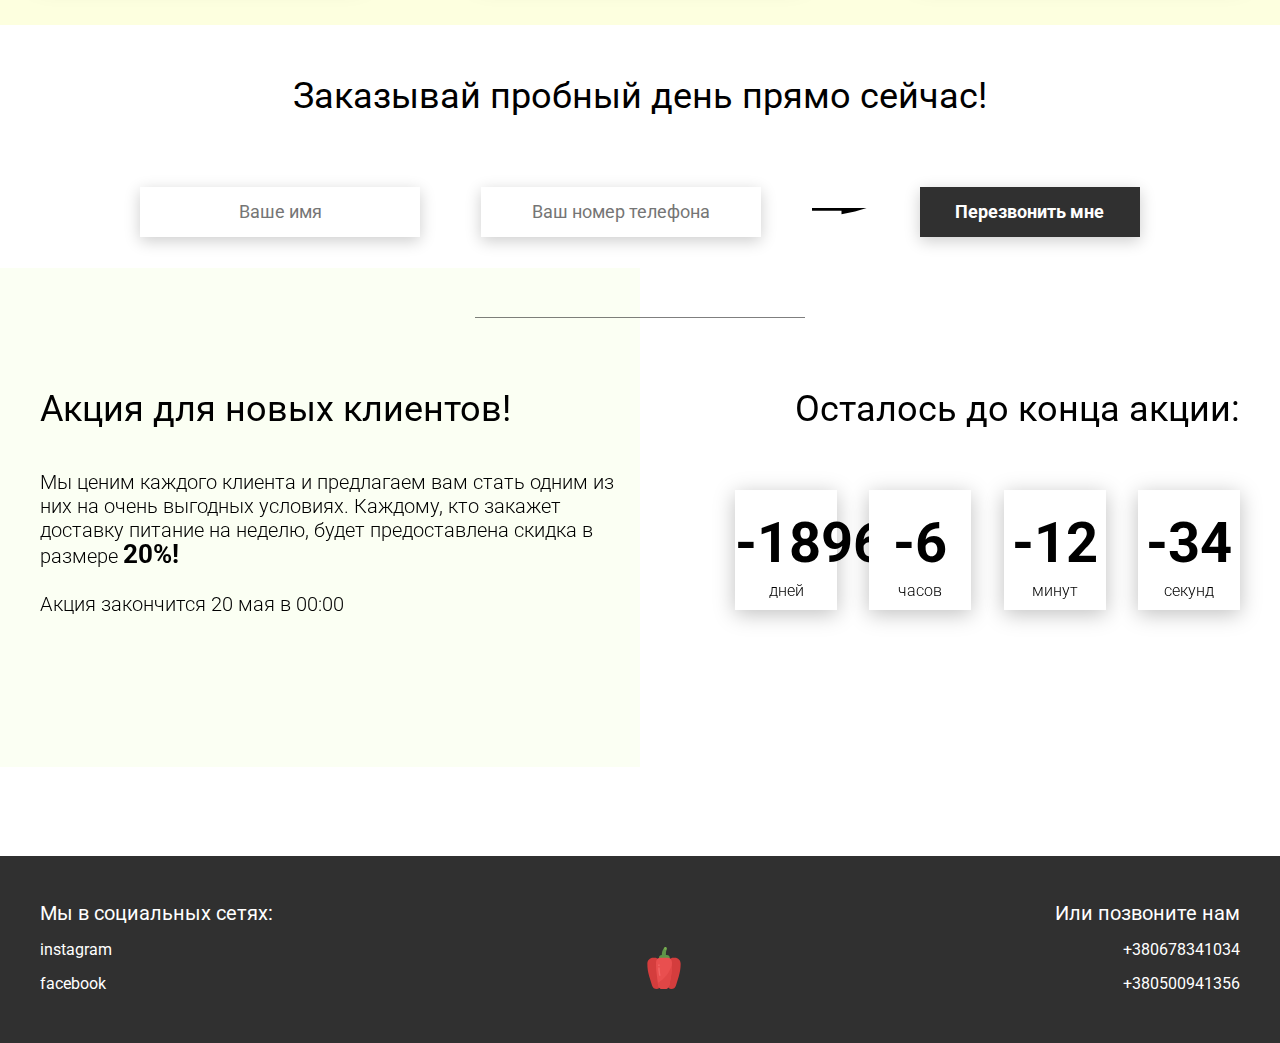
<file: SecondPart/43Lesson/Food_dist/index.html>
<!DOCTYPE html>
<html lang="en">
<head>
    <meta charset="UTF-8">
    <meta name="viewport" content="width=device-width, initial-scale=1.0">
    <title>Food</title>
    <link rel="stylesheet" href="css/style.css">
</head>
<body>
    <header class="header">
        <div class="header__left-block">
            <div class="header__logo">
                <img src="icons/logo.svg" alt="Логотип">
            </div>
            <nav class="header__links">
                <a href="#" class="header__link">Доставка питания</a>
                <a href="#" class="header__link">Второй пункт</a>
            </nav>
        </div>
        <div class="header__right-block">
            <button data-modal class="btn btn_white">Связаться с нами</button>
        </div>
    </header>
    <div class="sidepanel">
        <div class="sidepanel__text"><span>Социальные сети</span></div>
        <div class="sidepanel__divider"></div>
        <a href="#" class="sidepanel__icon">
            <img src="icons/instagram.svg" alt="instagram">
        </a>
        <a href="#" class="sidepanel__icon">
            <img src="icons/facebook.svg" alt="facebook">
        </a>
    </div>

    <div class="preview">
        <div class="bgc_blue"></div>
        <div class="container">
            <div class="tabcontainer">
                <div class="tabcontent">
                    <img src="img/tabs/vegy.jpg" alt="vegy">
                    <div class="tabcontent__descr">
                        Меню "Фитнес" - это новый подход к приготовлению блюд: больше свежих овощей и фруктов. Для людей, которые интересуются спортом; активных и здоровых. Это абсолютно новый продукт с оптимальной ценой и высоким качеством!
                    </div>
                </div>
                <div class="tabcontent">
                    <img src="img/tabs/elite.jpg" alt="elite">
                    <div class="tabcontent__descr">
                        Меню “Премиум” - мы используем не только красивый дизайн упаковки, но и качественное исполнение блюд. Красная рыба, морепродукты, фрукты - ресторанное меню без похода в ресторан!                                     
                    </div>
                </div>
                <div class="tabcontent">
                    <img src="img/tabs/post.jpg" alt="post">
                    <div class="tabcontent__descr">
                        Наше специальное “Постное меню” - это тщательный подбор ингредиентов: полное отсутствие продуктов животного происхождения. Полная гармония с собой и природой в каждом элементе! Все будет Ом!                                     
                    </div>
                </div>
                <div class="tabcontent">
                    <img src="img/tabs/vegy.jpg" alt="vegy">
                    <div class="tabcontent__descr">
                        Меню "Сбалансированное" - это соответствие вашего рациона всем научным рекомендациям. Мы тщательно просчитываем вашу потребность в к/б/ж/у и создаем лучшие блюда для вас.
                    </div>
                </div> -->
                <div class="tabheader">
                    <h3>Выберите стиль питания</h3>
                    <div class="tabheader__items">
                        <div class="tabheader__item tabheader__item_active">Фитнес</div>
                        <div class="tabheader__item">Премиум</div>
                        <div class="tabheader__item">Постное</div>
                        <div class="tabheader__item">Сбалансированное</div>
                    </div>
                </div>
            </div>
            <div class="preview__life">Живи полной жизнью!</div>
        </div>
    </div>

    <div class="divider"></div>

    <div class="offer">
        <div class="bgc_y"></div>
        <div class="container">
            <div class="offer__text">
                <h2 class="title">Что мы можем вам предложить?</h2>
                <div class="offer__descr">
                    Наша основная идея - это правильное питание. Оно может быть простым и вкусным. Мы не просто доставка, мы сервис! Мы взяли на себя все расчеты БЖУ, калорийности, объемов порций и прочие важные, но скучные аспекты. Вам остается только полезная, сытная и правильная еда, которую мы привозим прямо под дверь.
                </div>
            </div>
            <div class="offer__action">
                <button data-modal class="btn btn_dark">Связаться с нами</button>
            </div>
        </div>
        <div class="container">
            <div class="offer__advantages">
                <h2>Быстро и полезно</h2>
                <div class="offer__advantages-text">
                    Готовка дома занимает много сил, времени и нервов. Мы привозим еду сразу на целый день, и ты можешь действовать так, как тебе удобно, не подстраиваясь ни под кого и будучи уверенным в качестве продукта!
                </div>
                <h2>Правильный рацион</h2>
                <div class="offer__advantages-text">
                    Мы разработали специальное меню, где учтены все нюансы правильного питания, от баланса БЖУ до их приготовления и дробления рациона.
                </div>
            </div>
            <div class="offer__slider">
                <div class="offer__slider-counter">
                    <div class="offer__slider-prev">
                        <img src="icons/left.svg" alt="prev">
                    </div>
                    <span id="current">03</span>
                    /
                    <span id="total">04</span>
                    <div class="offer__slider-next">
                        <img src="icons/right.svg" alt="next">
                    </div>
                </div>
                <div class="offer__slider-wrapper">
                    <div class="offer__slide">
                        <img src="img/slider/pepper.jpg" alt="pepper">
                    </div>
                    <!-- <div class="offer__slide">
                        <img src="img/slider/food-12.jpg" alt="food">
                    </div>
                    <div class="offer__slide">
                        <img src="img/slider/olive-oil.jpg" alt="oil">
                    </div>
                    <div class="offer__slide">
                        <img src="img/slider/paprika.jpg" alt="paprika">
                    </div> -->
                </div>
            </div>
        </div>
    </div>

    <div class="divider"></div>

    <div class="calculating">
        <div class="container">
            <h2 class="title">Рассчитаем вашу потребность в калориях?
            </h2>
            <div class="calculating__field">
                <div class="calculating__subtitle">
                    Ваш пол
                </div>
                <div class="calculating__choose" id="gender">
                    <div class="calculating__choose-item calculating__choose-item_active">Женщина</div>
                    <div class="calculating__choose-item">Мужчина</div>
                </div>

                <div class="calculating__subtitle">
                    Ваша конституция
                </div>
                <div class="calculating__choose calculating__choose_medium">
                    <input type="text" id="height" placeholder="Введите рост" class="calculating__choose-item">
                    <input type="text" id="weight" placeholder="Введите вес"  class="calculating__choose-item">
                    <input type="text" id="age" placeholder="Введите возраст" class="calculating__choose-item">
                </div>

                <div class="calculating__subtitle">
                    Выберите вашу физическая активность
                </div>
                <div class="calculating__choose calculating__choose_big">
                    <div id="low" class="calculating__choose-item">Низкая активность </div>
                    <div id="small"  class="calculating__choose-item calculating__choose-item_active">Невысокая активность</div>
                    <div id="medium" class="calculating__choose-item">Умеренная активность</div>
                    <div id="high" class="calculating__choose-item">Высокая активность</div>
                </div>

                <div class="calculating__divider"></div>

                <div class="calculating__total">
                    <div class="calculating__subtitle">
                        Ваша суточная норма калорий:
                    </div>
                    <div class="calculating__result">
                        <span>2700</span> ккал
                    </div>
                </div>
            </div>
        </div>
    </div>

    <div class="divider"></div>

    <div class="menu">
        <h2 class="title">Наше меню на день</h2>

        <div class="menu__field">
            <div class="container">
                <div class="menu__item">
                    <img src="img/tabs/vegy.jpg" alt="vegy">
                    <h3 class="menu__item-subtitle">Меню "Фитнес"</h3>
                    <div class="menu__item-descr">Меню "Фитнес" - это новый подход к приготовлению блюд: больше свежих овощей и фруктов. Продукт активных и здоровых людей. Это абсолютно новый продукт с оптимальной ценой и высоким качеством!</div>
                    <div class="menu__item-divider"></div>
                    <div class="menu__item-price">
                        <div class="menu__item-cost">Цена:</div>
                        <div class="menu__item-total"><span>229</span> грн/день</div>
                    </div>
                </div>
                <div class="menu__item">
                    <img src="img/tabs/elite.jpg" alt="elite">
                    <h3 class="menu__item-subtitle">Меню “Премиум”</h3>
                    <div class="menu__item-descr">В меню “Премиум” мы используем не только красивый дизайн упаковки, но и качественное исполнение блюд. Красная рыба, морепродукты, фрукты - ресторанное меню без похода в ресторан!</div>
                    <div class="menu__item-divider"></div>
                    <div class="menu__item-price">
                        <div class="menu__item-cost">Цена:</div>
                        <div class="menu__item-total"><span>550</span> грн/день</div>
                    </div>
                </div>
                <div class="menu__item">
                    <img src="img/tabs/post.jpg" alt="post">
                    <h3 class="menu__item-subtitle">Меню "Постное"</h3>
                    <div class="menu__item-descr">Меню “Постное” - это тщательный подбор ингредиентов: полное отсутствие продуктов животного происхождения, молоко из миндаля, овса, кокоса или гречки, правильное количество белков за счет тофу и импортных вегетарианских стейков. </div>
                    <div class="menu__item-divider"></div>
                    <div class="menu__item-price">
                        <div class="menu__item-cost">Цена:</div>
                        <div class="menu__item-total"><span>430</span> грн/день</div>
                    </div>
                </div>
            </div>
        </div>
    </div>

    <div class="order">
        <div class="container">
            <div class="title">Заказывай пробный день прямо сейчас!</div>
            <form action="#" class="order__form">
                <input required placeholder="Ваше имя" name="name" type="text" class="order__input">
                <input required placeholder="Ваш номер телефона" name="phone" type="phone" class="order__input">
                <img src="icons/right.svg" alt="right">
                <button class="btn btn_dark btn_min">Перезвонить мне</button>
            </form>
        </div>
    </div>

    <div class="divider"></div>

    <div class="promotion">
        <div class="bgc_y"></div>
        <div class="container">
            <div class="promotion__text">
                <div class="title">Акция для новых клиентов!</div>
                <div class="promotion__descr">
                    Мы ценим каждого клиента и предлагаем вам стать одним из них на очень выгодных условиях. 
                    Каждому, кто закажет доставку питание на неделю, будет предоставлена скидка в размере <span>20%!</span>
                    <br><br>
                    Акция закончится 20 мая в 00:00
                </div>
            </div>
            <div class="promotion__timer">
                <div class="title">Осталось до конца акции:</div>
                <div class="timer">
                    <div class="timer__block">
                        <span id="days">12</span>
                        дней
                    </div>
                    <div class="timer__block">
                        <span id="hours">20</span>
                        часов
                    </div>
                    <div class="timer__block">
                        <span id="minutes">56</span>
                        минут
                    </div>
                    <div class="timer__block">
                        <span id="seconds">20</span>
                        секунд
                    </div>
                </div>
            </div>
        </div>
    </div>

    <footer class="footer">
        <div class="container">
            <div class="social">
                <div class="subtitle">Мы в социальных сетях:</div>
                <a href="#" class="link">instagram</a>
                <a href="#" class="link">facebook</a>
            </div>
            <div class="pepper">
                <img src="icons/veg.svg" alt="pepper">
            </div>
            <div class="call">
                <div class="subtitle">Или позвоните нам</div>
                <a href="#" class="link">+380678341034</a>
                <a href="#" class="link">+380500941356</a>
            </div>
        </div>
    </footer>

    <div class="modal">
        <div class="modal__dialog">
            <div class="modal__content">
                <form action="#">
                    <div data-close class="modal__close">&times;</div>
                    <div class="modal__title">Мы свяжемся с вами как можно быстрее!</div>
                    <input required placeholder="Ваше имя" name="name" type="text" class="modal__input">
                    <input required placeholder="Ваш номер телефона" name="phone" type="phone" class="modal__input">
                    <button class="btn btn_dark btn_min">Перезвонить мне</button>
                </form>
            </div>
        </div>
    </div>

    <script src="js/script.js"></script>
</body>
</html>
</file>
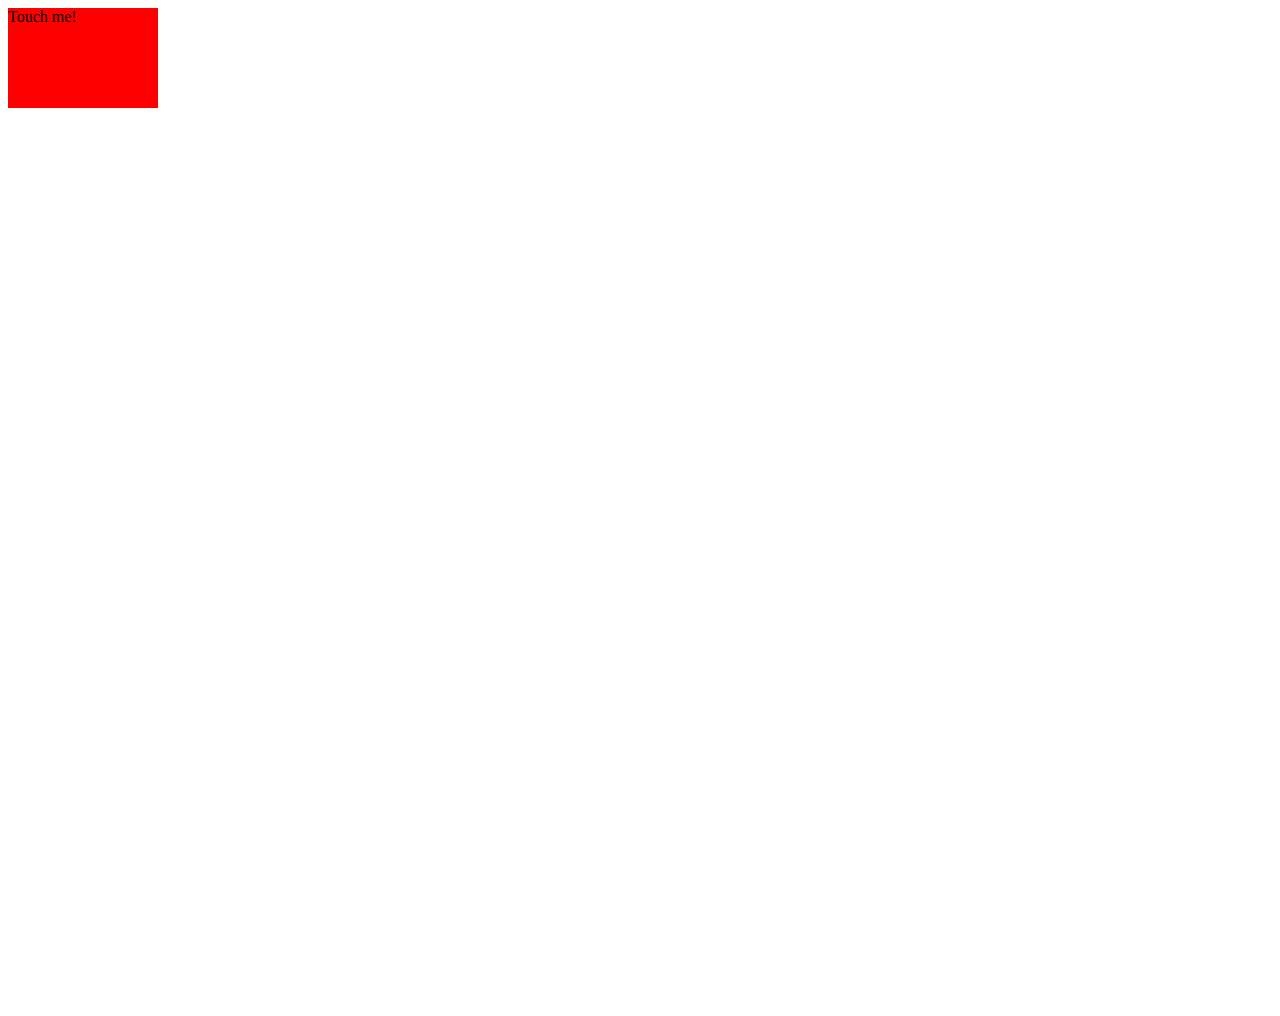
<file: FirstPart/JSBasic/events/mobileEvents/index.html>
<!DOCTYPE html>
<html lang="en">
<head>
	<meta charset="UTF-8">
	<meta name="viewport" content="width=device-width, initial-scale=1, shrink-to-fit=no">
	<title>Document</title>
	<style>
		body {
			height: 1000px;
		}
		.box {
			width: 150px;
			height: 100px;
			background-color: red;
		}
	</style>
</head>
<body>
	
	<div class="box">
		Touch me!
	</div>

	<script src="script.js"></script>
</body>
</html>
</file>
<file: FirstPart/DOM/css/style.css>
.box {
  width: 150px;
  height: 150px;
  background-color: red;
}
button {
	width: 80px;
	height: 30px;
	margin-top: 10px;
	border: none;
	border-radius: 8px;
	background-color: #000;
	color: #fff;
	cursor: pointer;
	outline: none;
}

.circle {
	width: 80px;
	height: 80px;
	background-color: blue;
	display: block;
	margin-top: 10px;
	border-radius: 100%;
}

.heart {
	display: inline-block;
    position: relative;
    width: 100px;
    height: 90px;
    margin-top: 10px;
}
.heart:before,
.heart:after {
    position: absolute;
    content: "";
    left: 50px;
    top: 0;
    width: 50px;
    height: 80px;
    background: red;
    -moz-border-radius: 50px 50px 0 0;
    border-radius: 50px 50px 0 0;
    -webkit-transform: rotate(-45deg);
       -moz-transform: rotate(-45deg);
        -ms-transform: rotate(-45deg);
         -o-transform: rotate(-45deg);
            transform: rotate(-45deg);
    -webkit-transform-origin: 0 100%;
       -moz-transform-origin: 0 100%;
        -ms-transform-origin: 0 100%;
         -o-transform-origin: 0 100%;
            transform-origin: 0 100%;
}
.heart:after {
    left: 0;
    -webkit-transform: rotate(45deg);
       -moz-transform: rotate(45deg);
        -ms-transform: rotate(45deg);
         -o-transform: rotate(45deg);
            transform: rotate(45deg);
    -webkit-transform-origin: 100% 100%;
       -moz-transform-origin: 100% 100%;
        -ms-transform-origin: 100% 100%;
         -o-transform-origin: 100% 100%;
            transform-origin :100% 100%;
}
.black{
	width: 150px;
	height: 50px;
	line-height: 50px;
	text-align: center;
	background-color: black;
	margin-bottom: 30px;
	margin-top: 30px;
	color: #fff;
}
</file>
<file: SecondPart/37Lesson/style.css>
.box {
  position: absolute;
  width: 100px;
  height: 100px;
  background-color: blue;
}
.wrapper {
  position: relative;
  width: 400px;
  height: 400px;
  border: 3px solid red;
}
.btn-block {
	padding: 10px;
	background-color: grey;
	margin-top: 10px;
}
button {
  margin-bottom: 10px;
  margin-top: 10px;
  width: 100px;
  height: 40px;
  background-color: yellow;
  border: none;
  transition: 0.3s all;
}

.blue {
    background-color: blue;
}

.red {
    background-color: red;
}
</file>
<file: SecondPart/39Lesson/style.css>
.box {
  position: absolute;
  width: 100px;
  height: 100px;
  background-color: blue;
}
.wrapper {
  position: relative;
  width: 400px;
  height: 400px;
  border: 3px solid red;
}
button {
  margin-bottom: 10px;
  margin-top: 10px;
  width: 100px;
  height: 40px;
  background-color: yellow;
  border: none;
}
</file>
<file: SecondPart/42Lesson/style.css>
.box {
box-sizing: border-box;
  width: 400px;
  height: 350px;
  overflow: scroll;
  margin: 0 auto;
  margin-top: 50px;
  padding: 10px;
}
button {
  width: 100px;
  height: 40px;
  display: block;
  margin: 0 auto;
  margin-top: 20px; 
}
</file>
<file: FirstPart/JSBasic/events/css.css>
button {
  width: 150px;
  height: 50px;
  background-color: green;
  border: none;
  color: #fff;
  border-radius: 10px;
  outline: none;
  cursor: pointer;
  transition: 0.3s;
}
button:hover {
  transform: scale(0.95);
}
.overlay {
  background-color: pink;
  width: 200px;
  height: 100px;
  text-align: center;
  line-height: 100px;
}
a {
  display: block;
  margin-top: 30px;
}
</file>
<file: SecondPart/37Lesson/Test/style.css>
button {
    margin-bottom: 10px;
    margin-top: 10px;
    width: 100px;
    height: 40px;
    background-color: yellow;
    border: 1px solid black;
    transition: 0.3s all;
}

.red {
    background-color: red;
}

.blue {
    background-color: blue;
}
</file>
<file: SecondPart/38Lesson/Food_dist/css/style.css>
@import url(https://fonts.googleapis.com/css?family=Roboto:300,400,700&display=swap&subset=cyrillic-ext);*{box-sizing:border-box;margin:0;padding:0;font-family:Roboto,sans-serif}a{text-decoration:none}.btn{width:220px;height:65px;display:flex;justify-content:center;align-items:center;background-color:#fff;font-size:18px;font-weight:700;border:1px solid rgba(0,0,0,.2);box-shadow:0 4px 15px rgba(0,0,0,.2);cursor:pointer;transition:.3s all;outline:0}.btn_white{background-color:#fff}.btn_dark{background-color:#303030;color:#fff;border:none}.btn_min{height:50px}.btn:hover{box-shadow:0 4px 30px rgba(0,0,0,.3)}.container{max-width:1200px;margin:0 auto}.divider{width:330px;height:1px;margin:0 auto;background-color:rgba(0,0,0,.5)}.title{font-size:36px;font-weight:400}.header{display:flex;justify-content:space-between;align-items:center;height:150px;padding:0 100px}.header__left-block{display:flex;justify-content:space-between;min-width:550px}.header__logo{max-width:170px}.header__logo img{width:100%}.header__links{display:flex;align-items:center}.header__link{position:relative;margin-right:45px;font-weight:700;font-size:18px;color:#303030}.header__link:after{content:'';position:absolute;display:block;width:110%;left:-5%;bottom:-1px;z-index:-1;height:8px;background:#54ed39}.header__link:last-child{margin-right:0}.sidepanel{position:fixed;left:60px;top:240px;height:400px;width:25px;display:flex;flex-direction:column;justify-content:space-between;align-items:center}.sidepanel__text{width:120px;height:120px;font-size:14px}.sidepanel__text span{display:flex;transform:rotate(-90deg) translateX(-50px)}.sidepanel__divider{width:1px;height:165px;background-color:#000}.sidepanel__icon{width:24px;height:24px}.sidepanel__icon img{width:100%}.preview{padding:28px 0 100px 0;position:relative}.preview__life{font-weight:700;font-size:20px;margin-left:35px;margin-top:35px}.bgc_blue{position:absolute;right:0;top:-155px;width:50vw;height:900px;background:rgba(146,242,255,.15);z-index:-1}.tabcontainer{display:flex;width:1130px;margin:0 auto;box-shadow:0 4px 30px rgba(0,0,0,.25)}.tabcontent{width:850px;position:relative}.tabcontent img{width:100%;height:100%;object-fit:cover}.tabcontent__descr{position:absolute;top:300px;right:-177px;width:550px;height:359px;background:rgba(251,254,93,.8);padding:50px;font-size:24px;font-weight:300;line-height:36px;color:rgba(0,0,0,.7)}.tabheader{width:280px;padding:35px 30px;background-color:#fff}.tabheader h3{font-weight:700;font-size:16px}.tabheader__items{margin-top:35px;padding-left:26px;border-left:1px solid #000}.tabheader__item{font-weight:700;font-size:18px;font-weight:300;margin-top:10px;color:rgba(0,0,0,.6);cursor:pointer;transition:.3s all}.tabheader__item_active{color:#000;font-size:22px;font-weight:700}.offer{padding:70px 0 100px 0;position:relative}.offer .container{display:flex;justify-content:space-between}.offer .bgc_y{position:absolute;width:1109px;height:780px;background:rgba(243,255,222,.45);z-index:-1;top:50px}.offer__text{width:580px}.offer__descr{font-size:18px;margin-top:30px;font-weight:300;line-height:24px}.offer__action{display:flex;align-items:center;justify-content:flex-end}.offer__advantages{width:330px;margin-top:50px}.offer__advantages h2{font-weight:700;font-size:20px;margin-top:20px}.offer__advantages h2:first-child{margin-top:70px}.offer__advantages-text{margin-top:20px;font-size:18px;font-weight:300;line-height:21px}.offer__slider{width:650px;margin-top:50px;display:flex;flex-direction:column;align-items:flex-end}.offer__slider-counter{display:flex;width:180px;align-items:center;font-size:24px;color:rgba(0,0,0,.5)}.offer__slider-wrapper{width:100%;margin-top:15px;box-shadow:0 4px 30px rgba(0,0,0,.25)}.offer__slider-prev{margin-right:10px;cursor:pointer}.offer__slider-next{margin-left:10px;cursor:pointer}.offer__slider #current{font-size:48px;font-weight:700;color:#000}.offer__slide{width:100%;height:390px}.offer__slide img{width:100%;height:100%;object-fit:cover}.calculating{padding:50px 0}.calculating .title{text-align:center}.calculating__field{width:100%;margin-top:50px;background:rgba(146,242,255,.15);padding:30px 0 40px 0}.calculating__subtitle{text-align:center;font-size:18px;font-weight:700;margin-top:30px}.calculating__subtitle:first-child{margin-top:0}.calculating #gender:after{content:'';position:absolute;top:50%;transform:translateY(-50%);display:block;width:16px;height:16px;background:url(../icons/switch.svg) center center/cover no-repeat}.calculating__choose{position:relative;display:flex;margin-top:30px;justify-content:center}.calculating__choose-item{display:flex;align-items:center;justify-content:center;width:170px;height:50px;padding:0 10px;background:#fff;box-shadow:0 4px 15px rgba(0,0,0,.2);border:none;text-align:center;font-size:14px;cursor:pointer;outline:0;transition:.3s all}.calculating__choose-item_active{color:#fff;background-color:#54ed39}.calculating__choose_medium{width:743px;justify-content:space-between;margin:30px auto 0 auto}.calculating__choose_big{width:930px;justify-content:space-between;margin:30px auto 0 auto}.calculating__choose_big .calculating__choose-item{width:200px}.calculating__divider{width:490px;height:1px;margin:40px auto;background-color:rgba(0,0,0,.2)}.calculating__total{width:490px;margin:0 auto;display:flex;justify-content:space-between;align-items:center}.calculating__result{font-size:18px;font-weight:700}.calculating__result span{font-size:42px}.menu{padding:40px 0 50px 0}.menu .container{display:flex;justify-content:space-between;align-items:flex-start}.menu .title{text-align:center}.menu__field{margin-top:50px;padding:50px 0;width:100%;background:rgba(249,254,126,.25)}.menu__item{width:320px;min-height:450px;background:#fff;box-shadow:0 4px 25px rgba(0,0,0,.25);font-size:16px;font-weight:300}.menu__item img{width:100%;height:200px;object-fit:cover}.menu__item-subtitle{font-weight:700;font-size:18px;padding:0 20px;margin-top:20px}.menu__item-descr{margin-top:20px;padding:0 20px}.menu__item-divider{width:100%;height:1px;background-color:rgba(0,0,0,.25);margin-top:40px}.menu__item-price{display:flex;justify-content:space-between;align-items:center;padding:10px 20px}.menu__item-price span{font-size:24px;font-weight:700}.order{padding-bottom:80px}.order .title{text-align:center}.order__form{margin-top:70px;padding:0 100px;display:flex;justify-content:space-between;align-items:center}.order__form img{transform:scale(1.5)}.order__input{width:280px;height:50px;background:#fff;box-shadow:0 4px 15px rgba(0,0,0,.2);border:none;font-size:18px;text-align:center;padding:0 20px;outline:0}.promotion{padding:70px 0 240px 0;position:relative}.promotion .container{display:flex}.promotion .bgc_y{position:absolute;width:50%;height:499px;background:rgba(243,255,222,.35);z-index:-1;top:-50px;left:0}.promotion__text{width:50%}.promotion__descr{margin-top:40px;font-size:20px;line-height:24px;font-weight:300}.promotion__descr span{font-weight:700;font-size:26px}.promotion__timer{width:50%}.promotion__timer .title{text-align:right}.promotion__timer .timer{margin-top:60px;padding-left:95px;display:flex;justify-content:space-between;align-items:center}.promotion__timer .timer__block{width:102px;height:120px;background:#fff;box-shadow:0 4px 20px rgba(0,0,0,.25);font-size:16px;font-weight:300;text-align:center}.promotion__timer .timer__block span{display:block;margin-top:20px;margin-bottom:5px;font-size:56px;font-weight:700}.footer{min-height:180px;background-color:#303030;padding:45px 0 50px 0;color:#fff}.footer .container{height:100%;display:flex;justify-content:space-between;align-items:flex-end}.footer .subtitle{font-size:20px}.footer .link{display:block;margin-top:15px;font-size:16px;color:#fff}.footer .call{text-align:right}.modal{position:fixed;top:0;left:0;z-index:1050;display:none;width:100%;height:100%;overflow:hidden;background-color:rgba(0,0,0,.5)}.modal__dialog{max-width:500px;margin:40px auto}.modal__content{position:relative;width:100%;padding:40px;background-color:#fff;border:1px solid rgba(0,0,0,.2);border-radius:4px;max-height:80vh;overflow-y:auto}.modal__close{position:absolute;top:8px;right:14px;font-size:30px;color:#000;opacity:.5;font-weight:700;border:none;background-color:transparent;cursor:pointer}.modal__title{text-align:center;font-size:22px;text-transform:uppercase}.modal__input{display:block;margin:20px auto 20px auto;width:280px;height:50px;background:#fff;box-shadow:0 4px 15px rgba(0,0,0,.2);border:none;font-size:18px;text-align:center;padding:0 20px;outline:0}.modal .btn{display:block;width:280px;margin:0 auto} .show{display: block;} .hide{display: none;} .fade{animation-name: fade;animation-duration: 1.5s;}@keyframes fade{from{opacity: 0.1;}to{opacity: 1;}}
</file>
<file: SecondPart/43Lesson/Food_dist/css/style.css>
@import url(https://fonts.googleapis.com/css?family=Roboto:300,400,700&display=swap&subset=cyrillic-ext);*{box-sizing:border-box;margin:0;padding:0;font-family:Roboto,sans-serif}a{text-decoration:none}.btn{width:220px;height:65px;display:flex;justify-content:center;align-items:center;background-color:#fff;font-size:18px;font-weight:700;border:1px solid rgba(0,0,0,.2);box-shadow:0 4px 15px rgba(0,0,0,.2);cursor:pointer;transition:.3s all;outline:0}.btn_white{background-color:#fff}.btn_dark{background-color:#303030;color:#fff;border:none}.btn_min{height:50px}.btn:hover{box-shadow:0 4px 30px rgba(0,0,0,.3)}.container{max-width:1200px;margin:0 auto}.divider{width:330px;height:1px;margin:0 auto;background-color:rgba(0,0,0,.5)}.title{font-size:36px;font-weight:400}.header{display:flex;justify-content:space-between;align-items:center;height:150px;padding:0 100px}.header__left-block{display:flex;justify-content:space-between;min-width:550px}.header__logo{max-width:170px}.header__logo img{width:100%}.header__links{display:flex;align-items:center}.header__link{position:relative;margin-right:45px;font-weight:700;font-size:18px;color:#303030}.header__link:after{content:'';position:absolute;display:block;width:110%;left:-5%;bottom:-1px;z-index:-1;height:8px;background:#54ed39}.header__link:last-child{margin-right:0}.sidepanel{position:fixed;left:60px;top:240px;height:400px;width:25px;display:flex;flex-direction:column;justify-content:space-between;align-items:center}.sidepanel__text{width:120px;height:120px;font-size:14px}.sidepanel__text span{display:flex;transform:rotate(-90deg) translateX(-50px)}.sidepanel__divider{width:1px;height:165px;background-color:#000}.sidepanel__icon{width:24px;height:24px}.sidepanel__icon img{width:100%}.preview{padding:28px 0 100px 0;position:relative}.preview__life{font-weight:700;font-size:20px;margin-left:35px;margin-top:35px}.bgc_blue{position:absolute;right:0;top:-155px;width:50vw;height:900px;background:rgba(146,242,255,.15);z-index:-1}.tabcontainer{display:flex;width:1130px;margin:0 auto;box-shadow:0 4px 30px rgba(0,0,0,.25)}.tabcontent{width:850px;position:relative}.tabcontent img{width:100%;height:100%;object-fit:cover}.tabcontent__descr{position:absolute;top:300px;right:-177px;width:550px;height:359px;background:rgba(251,254,93,.8);padding:50px;font-size:24px;font-weight:300;line-height:36px;color:rgba(0,0,0,.7)}.tabheader{width:280px;padding:35px 30px;background-color:#fff}.tabheader h3{font-weight:700;font-size:16px}.tabheader__items{margin-top:35px;padding-left:26px;border-left:1px solid #000}.tabheader__item{font-weight:700;font-size:18px;font-weight:300;margin-top:10px;color:rgba(0,0,0,.6);cursor:pointer;transition:.3s all}.tabheader__item_active{color:#000;font-size:22px;font-weight:700}.offer{padding:70px 0 100px 0;position:relative}.offer .container{display:flex;justify-content:space-between}.offer .bgc_y{position:absolute;width:1109px;height:780px;background:rgba(243,255,222,.45);z-index:-1;top:50px}.offer__text{width:580px}.offer__descr{font-size:18px;margin-top:30px;font-weight:300;line-height:24px}.offer__action{display:flex;align-items:center;justify-content:flex-end}.offer__advantages{width:330px;margin-top:50px}.offer__advantages h2{font-weight:700;font-size:20px;margin-top:20px}.offer__advantages h2:first-child{margin-top:70px}.offer__advantages-text{margin-top:20px;font-size:18px;font-weight:300;line-height:21px}.offer__slider{width:650px;margin-top:50px;display:flex;flex-direction:column;align-items:flex-end}.offer__slider-counter{display:flex;width:180px;align-items:center;font-size:24px;color:rgba(0,0,0,.5)}.offer__slider-wrapper{width:100%;margin-top:15px;box-shadow:0 4px 30px rgba(0,0,0,.25)}.offer__slider-prev{margin-right:10px;cursor:pointer}.offer__slider-next{margin-left:10px;cursor:pointer}.offer__slider #current{font-size:48px;font-weight:700;color:#000}.offer__slide{width:100%;height:390px}.offer__slide img{width:100%;height:100%;object-fit:cover}.calculating{padding:50px 0}.calculating .title{text-align:center}.calculating__field{width:100%;margin-top:50px;background:rgba(146,242,255,.15);padding:30px 0 40px 0}.calculating__subtitle{text-align:center;font-size:18px;font-weight:700;margin-top:30px}.calculating__subtitle:first-child{margin-top:0}.calculating #gender:after{content:'';position:absolute;top:50%;transform:translateY(-50%);display:block;width:16px;height:16px;background:url(../icons/switch.svg) center center/cover no-repeat}.calculating__choose{position:relative;display:flex;margin-top:30px;justify-content:center}.calculating__choose-item{display:flex;align-items:center;justify-content:center;width:170px;height:50px;padding:0 10px;background:#fff;box-shadow:0 4px 15px rgba(0,0,0,.2);border:none;text-align:center;font-size:14px;cursor:pointer;outline:0;transition:.3s all}.calculating__choose-item_active{color:#fff;background-color:#54ed39}.calculating__choose_medium{width:743px;justify-content:space-between;margin:30px auto 0 auto}.calculating__choose_big{width:930px;justify-content:space-between;margin:30px auto 0 auto}.calculating__choose_big .calculating__choose-item{width:200px}.calculating__divider{width:490px;height:1px;margin:40px auto;background-color:rgba(0,0,0,.2)}.calculating__total{width:490px;margin:0 auto;display:flex;justify-content:space-between;align-items:center}.calculating__result{font-size:18px;font-weight:700}.calculating__result span{font-size:42px}.menu{padding:40px 0 50px 0}.menu .container{display:flex;justify-content:space-between;align-items:flex-start}.menu .title{text-align:center}.menu__field{margin-top:50px;padding:50px 0;width:100%;background:rgba(249,254,126,.25)}.menu__item{width:320px;min-height:450px;background:#fff;box-shadow:0 4px 25px rgba(0,0,0,.25);font-size:16px;font-weight:300}.menu__item img{width:100%;height:200px;object-fit:cover}.menu__item-subtitle{font-weight:700;font-size:18px;padding:0 20px;margin-top:20px}.menu__item-descr{margin-top:20px;padding:0 20px}.menu__item-divider{width:100%;height:1px;background-color:rgba(0,0,0,.25);margin-top:40px}.menu__item-price{display:flex;justify-content:space-between;align-items:center;padding:10px 20px}.menu__item-price span{font-size:24px;font-weight:700}.order{padding-bottom:80px}.order .title{text-align:center}.order__form{margin-top:70px;padding:0 100px;display:flex;justify-content:space-between;align-items:center}.order__form img{transform:scale(1.5)}.order__input{width:280px;height:50px;background:#fff;box-shadow:0 4px 15px rgba(0,0,0,.2);border:none;font-size:18px;text-align:center;padding:0 20px;outline:0}.promotion{padding:70px 0 240px 0;position:relative}.promotion .container{display:flex}.promotion .bgc_y{position:absolute;width:50%;height:499px;background:rgba(243,255,222,.35);z-index:-1;top:-50px;left:0}.promotion__text{width:50%}.promotion__descr{margin-top:40px;font-size:20px;line-height:24px;font-weight:300}.promotion__descr span{font-weight:700;font-size:26px}.promotion__timer{width:50%}.promotion__timer .title{text-align:right}.promotion__timer .timer{margin-top:60px;padding-left:95px;display:flex;justify-content:space-between;align-items:center}.promotion__timer .timer__block{width:102px;height:120px;background:#fff;box-shadow:0 4px 20px rgba(0,0,0,.25);font-size:16px;font-weight:300;text-align:center}.promotion__timer .timer__block span{display:block;margin-top:20px;margin-bottom:5px;font-size:56px;font-weight:700}.footer{min-height:180px;background-color:#303030;padding:45px 0 50px 0;color:#fff}.footer .container{height:100%;display:flex;justify-content:space-between;align-items:flex-end}.footer .subtitle{font-size:20px}.footer .link{display:block;margin-top:15px;font-size:16px;color:#fff}.footer .call{text-align:right}.modal{position:fixed;top:0;left:0;z-index:1050;display:none;width:100%;height:100%;overflow:hidden;background-color:rgba(0,0,0,.5)}.modal__dialog{max-width:500px;margin:40px auto}.modal__content{position:relative;width:100%;padding:40px;background-color:#fff;border:1px solid rgba(0,0,0,.2);border-radius:4px;max-height:80vh;overflow-y:auto}.modal__close{position:absolute;top:8px;right:14px;font-size:30px;color:#000;opacity:.5;font-weight:700;border:none;background-color:transparent;cursor:pointer}.modal__title{text-align:center;font-size:22px;text-transform:uppercase}.modal__input{display:block;margin:20px auto 20px auto;width:280px;height:50px;background:#fff;box-shadow:0 4px 15px rgba(0,0,0,.2);border:none;font-size:18px;text-align:center;padding:0 20px;outline:0}.modal .btn{display:block;width:280px;margin:0 auto} .show{display: block;} .hide{display: none;} .fade{animation-name: fade;animation-duration: 1.5s;}@keyframes fade{from{opacity: 0.1;}to{opacity: 1;}}
</file>
<file: FirstPart/project_mDB/project/css/style.min.css>
*{-webkit-box-sizing:border-box;box-sizing:border-box;margin:0;padding:0;font-family:'Roboto', sans-serif}.header{display:-webkit-box;display:-ms-flexbox;display:flex;height:100px}.header__search{display:-webkit-box;display:-ms-flexbox;display:flex;-webkit-box-pack:center;-ms-flex-pack:center;justify-content:center;-webkit-box-align:center;-ms-flex-align:center;align-items:center;height:100%;width:300px;background:#FFD500}.header__search form{position:relative;width:260px;height:30px}.header__search form input{width:100%;border:none;border-bottom:2px solid #fff;background-color:transparent;color:#fff;font-size:24px;line-height:28px;padding-bottom:5px;outline:none}.header__search form input::-webkit-input-placeholder{color:#fff}.header__search form input:-ms-input-placeholder{color:#fff}.header__search form input::-ms-input-placeholder{color:#fff}.header__search form input::placeholder{color:#fff}.header__search form:after{content:'';display:block;position:absolute;top:2px;right:10px;background:url("../icons/search.svg") center center/cover no-repeat;width:24px;height:24px}.header__logo{display:-webkit-box;display:-ms-flexbox;display:flex;-webkit-box-pack:center;-ms-flex-pack:center;justify-content:center;-webkit-box-align:center;-ms-flex-align:center;align-items:center;height:100%;width:calc(100% - 360px)}.promo{height:780px;display:-webkit-box;display:-ms-flexbox;display:flex}.promo__menu{width:300px;height:100%;background:#212121;padding:60px 0 0 10px}.promo__menu-item{display:block;font-size:28px;line-height:33px;color:#D6D9DC;text-decoration:none;font-weight:300;padding-left:40px;margin-top:18px}.promo__menu-item:hover{color:#FFD500}.promo__menu-item_active{border-left:2px solid  #FFD500;color:#FFD500}.promo__content{width:calc(100% - 600px)}.promo__bg{height:360px;background:url("../img/mars.webp") center center/cover no-repeat;background-position:top;padding:107px 0 0 61px}.promo__genre{font-weight:bold;font-size:18px;line-height:21px;color:#FFFFFF;text-transform:uppercase}.promo__title{font-weight:bold;font-size:48px;line-height:56px;color:#FFFFFF;text-transform:uppercase}.promo__descr{width:481px;font-weight:bold;font-size:18px;line-height:21px;color:#FFFFFF;text-transform:uppercase}.promo__ratings{margin-top:13px}.promo__ratings span{font-weight:bold;font-size:18px;line-height:21px;color:#FFD500;margin-right:25px}.promo__interactive{display:-webkit-box;display:-ms-flexbox;display:flex}.promo__interactive>div{width:50%;padding:30px 0 0 60px}.promo__interactive-title{display:inline-block;font-weight:bold;font-size:24px;line-height:28px;color:#000000}.promo__interactive-title:after{content:'';display:block;width:33%;height:2px;background-color:#000}.promo__interactive-list{list-style-type:none;margin-top:35px;display:-webkit-box;display:-ms-flexbox;display:flex;-webkit-box-orient:vertical;-webkit-box-direction:normal;-ms-flex-direction:column;flex-direction:column;-webkit-box-align:start;-ms-flex-align:start;align-items:flex-start}.promo__interactive-item{display:inline-block;position:relative;font-weight:300;font-size:20px;line-height:18px;color:#000000;margin-bottom:15px;padding-right:40px;text-transform:uppercase}.promo__interactive-item span{display:block;position:absolute;left:-30px;top:50%;-webkit-transform:translateY(-50%);transform:translateY(-50%);width:20px;height:20px;background:url("../icons/Star.svg") center center/cover no-repeat}.promo__interactive-item:before{content:'';position:absolute;bottom:-5px;display:block;width:calc(100% - 40px);height:2px;background-color:#FFD500}.promo__interactive-item:hover .delete{content:'';display:block;position:absolute;right:0px;top:50%;-webkit-transform:translateY(-50%);transform:translateY(-50%);width:20px;height:20px;background:url("../icons/trash.png") center center/cover no-repeat;cursor:pointer}.promo__interactive .add .promo__interactive-title{margin-bottom:25px}.promo__interactive .add span{display:block;margin:10px 0;font-weight:bold;font-size:16px;line-height:16px;color:#000000}.promo__interactive .add .yes{display:inline;margin-left:10px}.promo__interactive .add input[type="text"]{width:270px;height:45px;line-height:50px;font-size:16px;background:rgba(196,196,196,0.29);border:1px solid rgba(0,0,0,0.19);padding:0 15px;outline:none;border-radius:4px}.promo__interactive .add input[type="text"]::-webkit-input-placeholder{font-weight:300;font-size:16px;color:rgba(0,0,0,0.53)}.promo__interactive .add input[type="text"]:-ms-input-placeholder{font-weight:300;font-size:16px;color:rgba(0,0,0,0.53)}.promo__interactive .add input[type="text"]::-ms-input-placeholder{font-weight:300;font-size:16px;color:rgba(0,0,0,0.53)}.promo__interactive .add input[type="text"]::placeholder{font-weight:300;font-size:16px;color:rgba(0,0,0,0.53)}.promo__interactive .add button{display:block;margin-top:15px;width:170px;height:45px;background:#FFD500;font-weight:bold;font-size:14px;line-height:14px;color:#FFFFFF;border:none;outline:none;cursor:pointer}.promo__interactive .add button:active{-webkit-transform:scale(0.95);transform:scale(0.95)}.promo__adv{background:#212121;width:300px;height:100%}.promo__adv-title{font-weight:bold;font-size:18px;line-height:21px;color:#FFD500;margin:20px 0;text-align:center}.promo__adv img{width:100%;margin-bottom:10px}
/*# sourceMappingURL=style.min.css.map */
</file>
